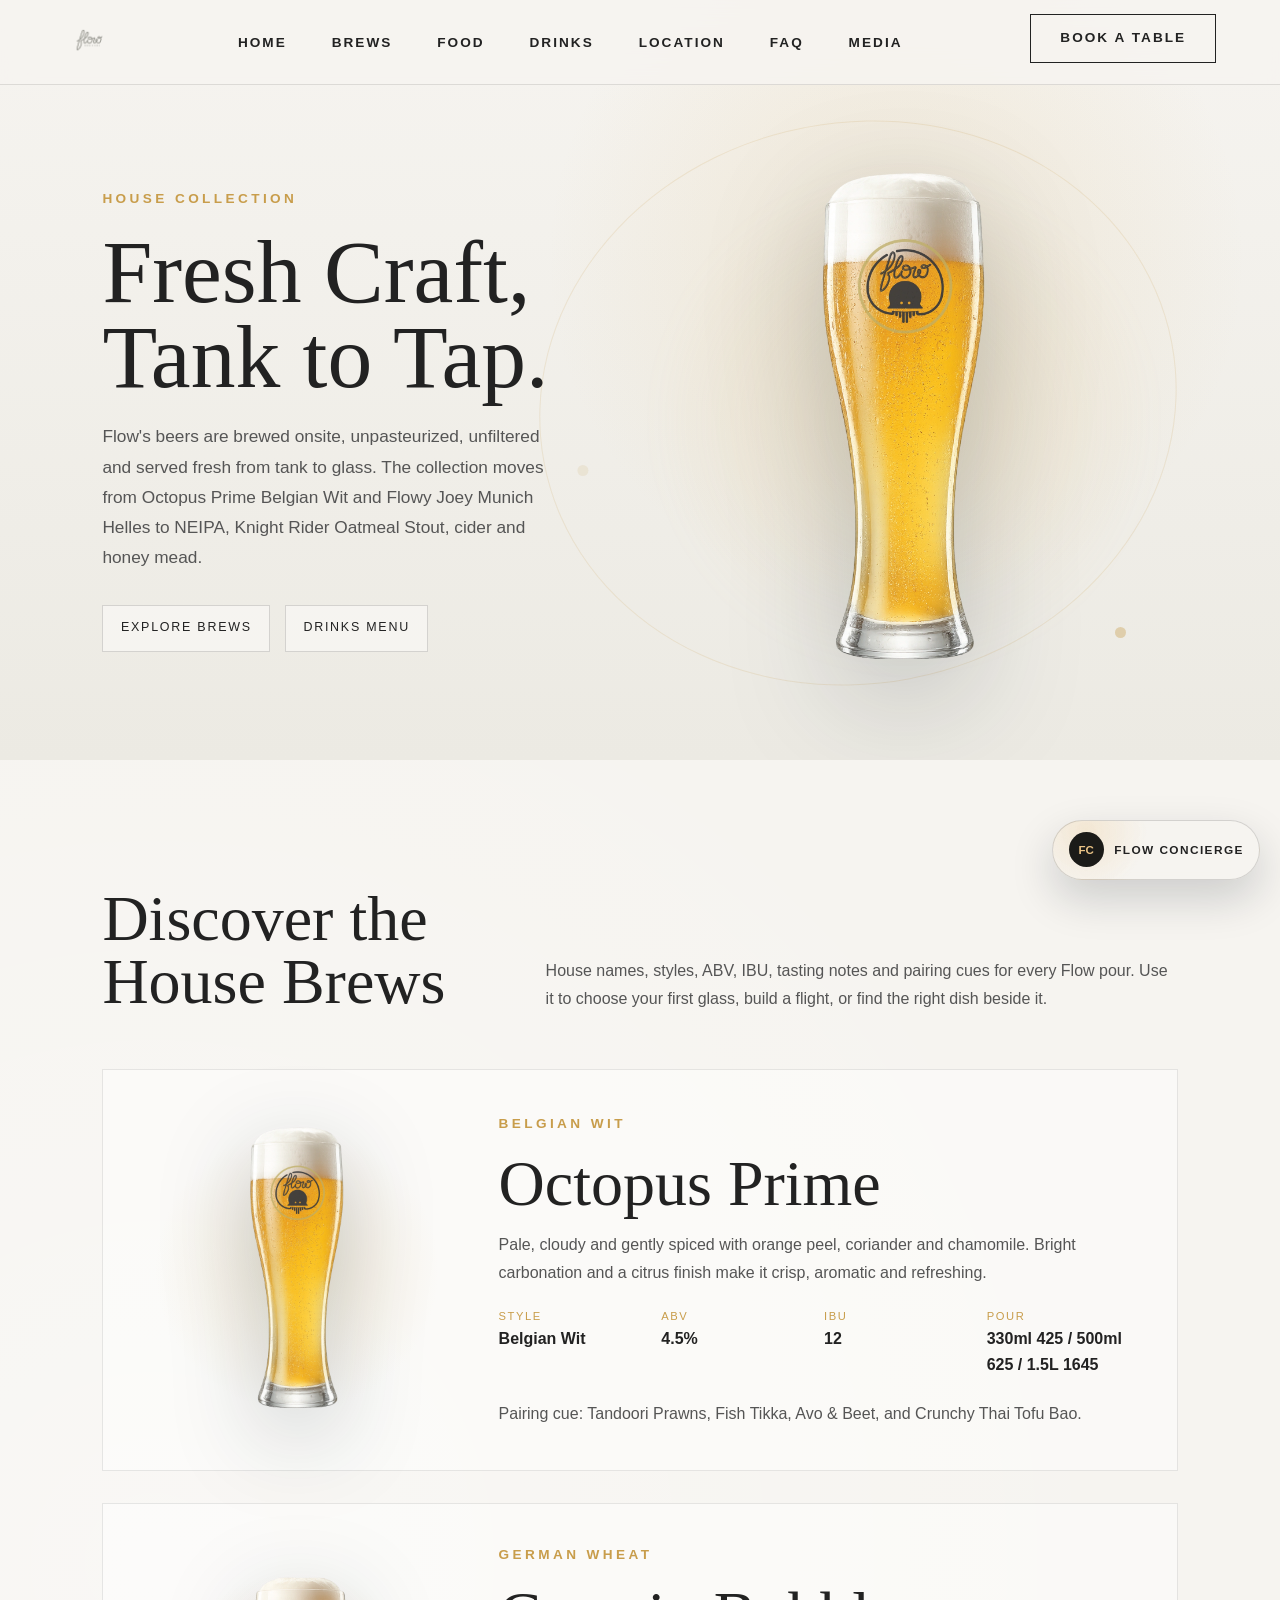
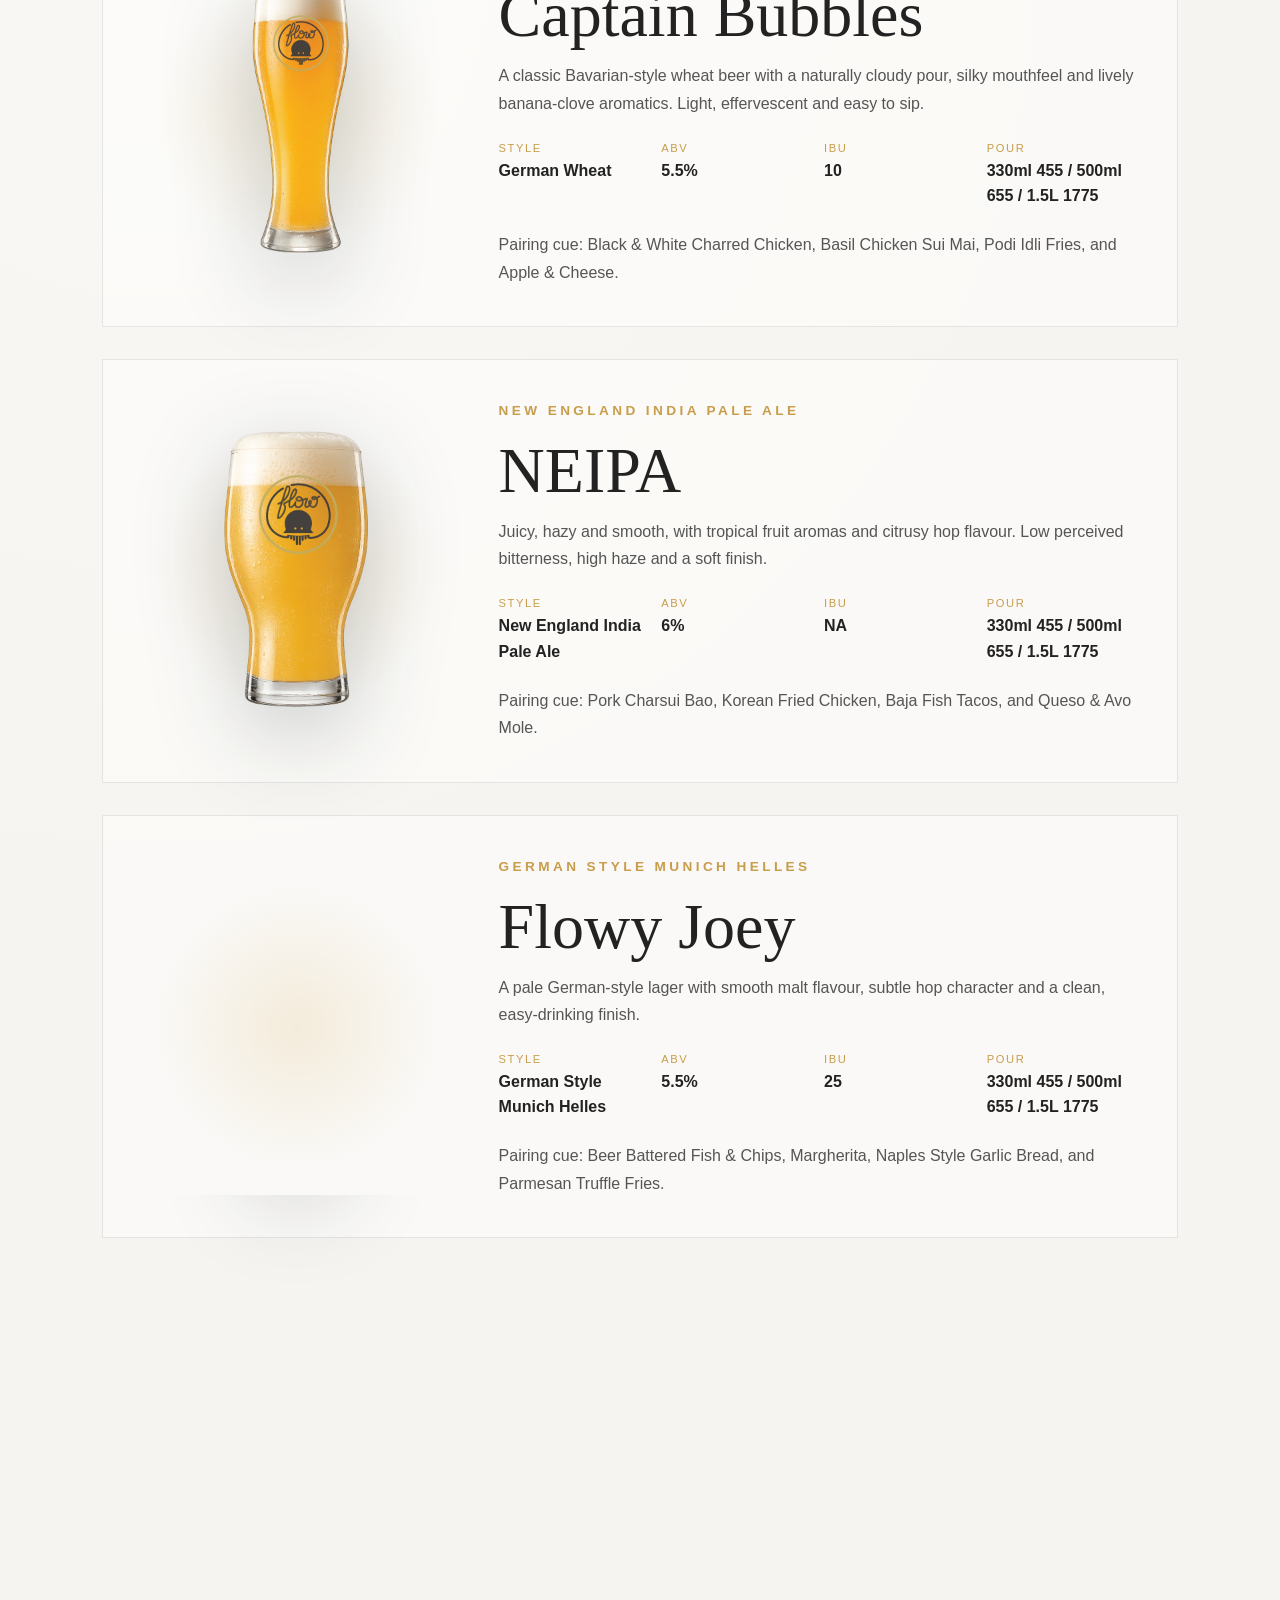
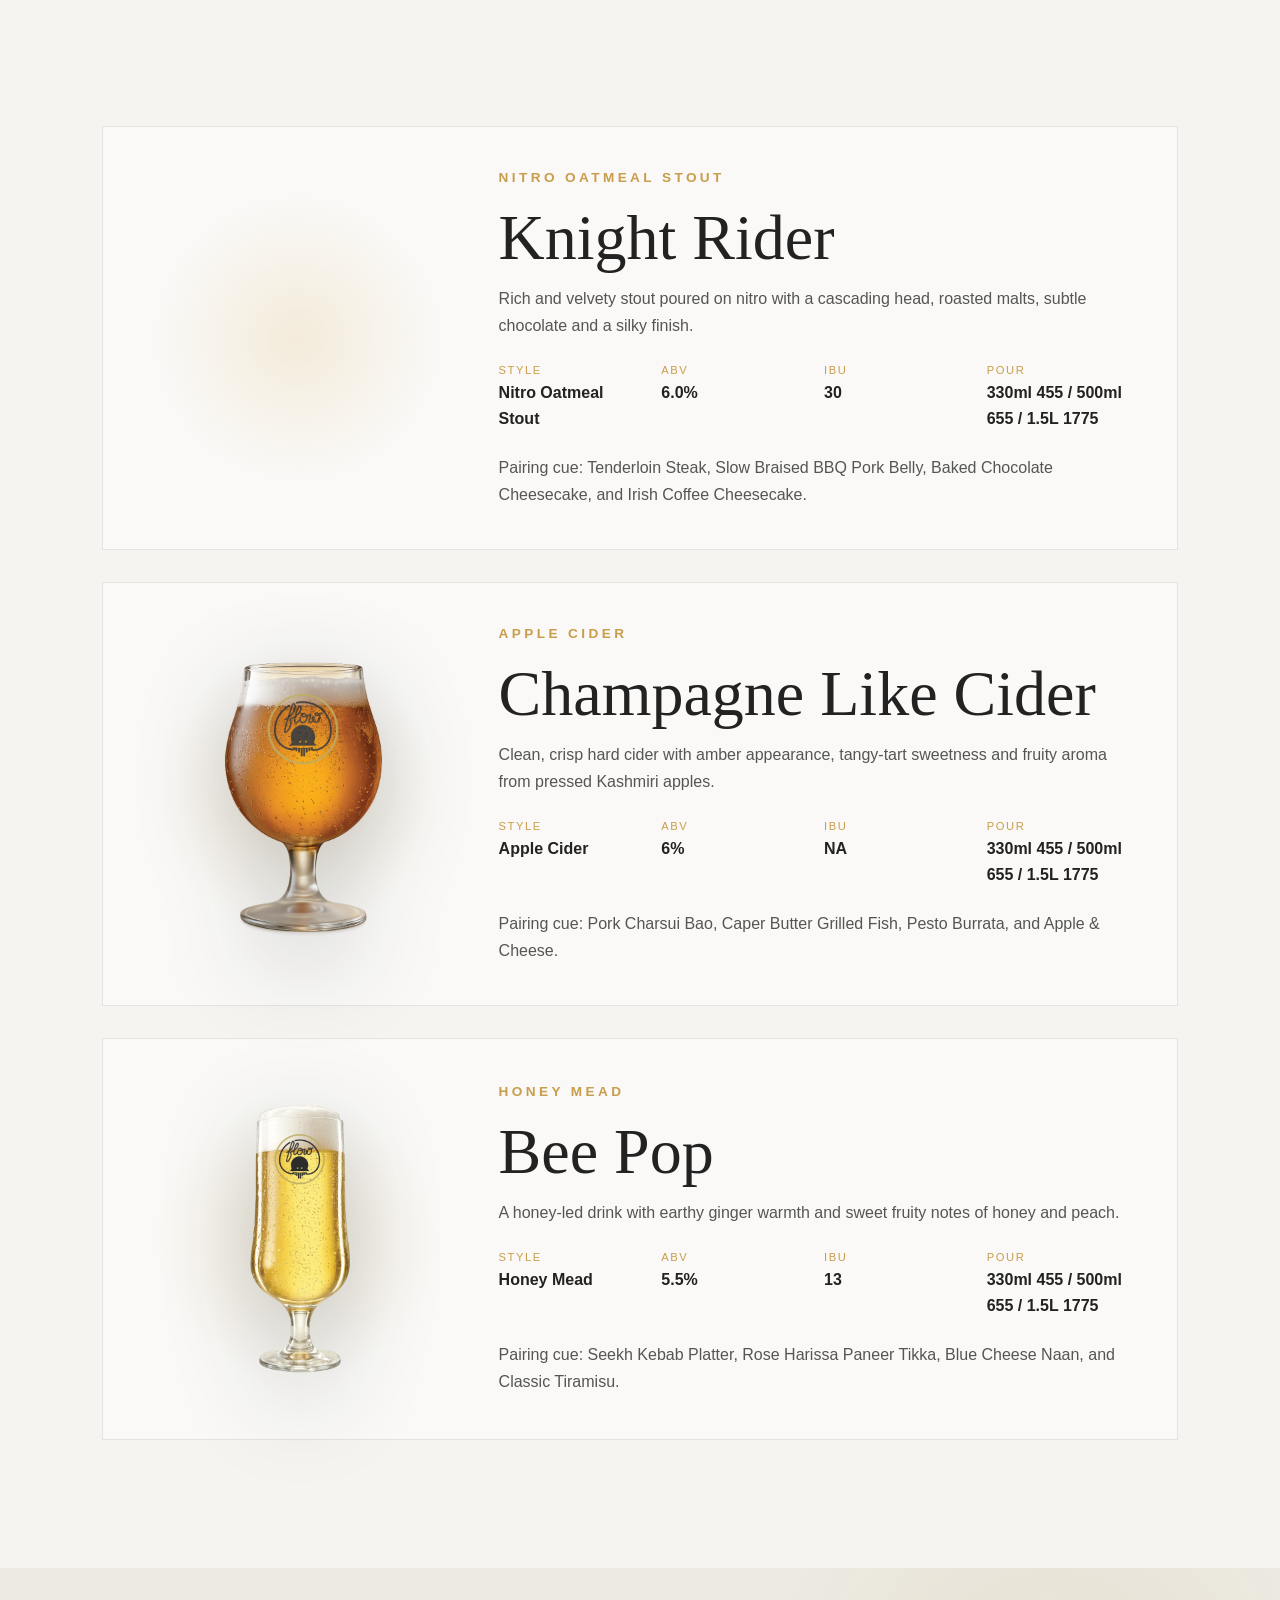
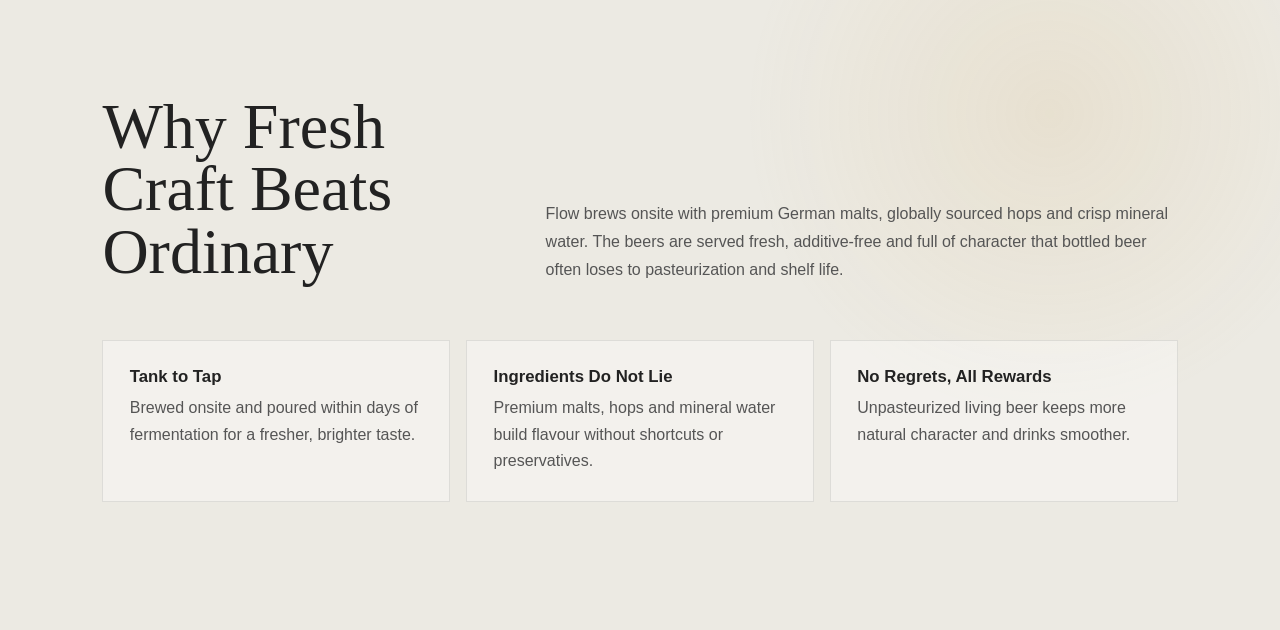
<file: beer.html>
<!DOCTYPE html>
<html lang="en">
<head>
  <meta charset="UTF-8">
  <meta name="viewport" content="width=device-width, initial-scale=1.0">
  <title>House Brews | Flow Brew & Dine</title>
  <meta name="description" content="Explore Flow Brew & Dine's fresh house brews, including Octopus Prime Belgian Wit, Captain Bubbles German Wheat, Mangorama Mango Lager, Flowy Joey Munich Helles, NEIPA New England India Pale Ale, Knight Rider Oatmeal Stout, Champagne Like Cider and Bee Pop Honey Mead.">
  <link rel="stylesheet" href="styles.css?v=20260602-helles-style">
</head>
<body class="site-page">
  <header class="main-header">
    <div class="header-container">
      <a href="index.html" class="logo-link"><img src="Public/Logos/logos png-01 (1).webp" alt="Flow Brew & Dine" class="logo-img"></a>
      <nav class="nav-menu"><ul><li><a href="beer.html" class="nav-link">Brews</a></li><li><a href="food-menu.html" class="nav-link">Food</a></li><li><a href="drinks-menu.html" class="nav-link">Drinks</a></li><li><a href="location.html" class="nav-link">Location</a></li><li><a href="faq.html" class="nav-link">FAQ</a></li></ul></nav>
      <div class="nav-cta"><a href="index.html#reservations" class="btn-book-table">Book a Table</a></div>
    </div>
  </header>

  <main>
    <section class="page-hero">
      <div>
        <span class="section-tag">House Collection</span>
        <h1>Fresh Craft, Tank to Tap.</h1>
        <p>Flow's beers are brewed onsite, unpasteurized, unfiltered and served fresh from tank to glass. The collection moves from Octopus Prime Belgian Wit and Flowy Joey Munich Helles to NEIPA, Knight Rider Oatmeal Stout, cider and honey mead.</p>
        <div class="page-nav"><a class="page-pill" href="#beer-page-grid">Explore Brews</a><a class="page-pill" href="drinks-menu.html">Drinks Menu</a></div>
      </div>
      <div class="page-hero-media"><img src="Public/Beer Image/Belgian Wheat.webp" alt="Flow craft beer glass"></div>
    </section>

    <section class="premium-section">
      <div class="section-head-wide">
        <h2>Discover the House Brews</h2>
        <p>House names, styles, ABV, IBU, tasting notes and pairing cues for every Flow pour. Use it to choose your first glass, build a flight, or find the right dish beside it.</p>
      </div>
      <div id="beer-page-grid" class="beer-page-grid"></div>
    </section>

    <section class="premium-section alt">
      <div class="section-head-wide">
        <h2>Why Fresh Craft Beats Ordinary</h2>
        <p>Flow brews onsite with premium German malts, globally sourced hops and crisp mineral water. The beers are served fresh, additive-free and full of character that bottled beer often loses to pasteurization and shelf life.</p>
      </div>
      <div class="quick-card-grid">
        <article class="faq-card reveal-on-scroll"><h3>Tank to Tap</h3><p>Brewed onsite and poured within days of fermentation for a fresher, brighter taste.</p></article>
        <article class="faq-card reveal-on-scroll"><h3>Ingredients Do Not Lie</h3><p>Premium malts, hops and mineral water build flavour without shortcuts or preservatives.</p></article>
        <article class="faq-card reveal-on-scroll"><h3>No Regrets, All Rewards</h3><p>Unpasteurized living beer keeps more natural character and drinks smoother.</p></article>
      </div>
    </section>
  </main>

  <script src="site-data.js?v=20260602-helles-style"></script>
  <script src="site-pages.js?v=20260602-helles-style"></script>
</body>
</html>
</file>
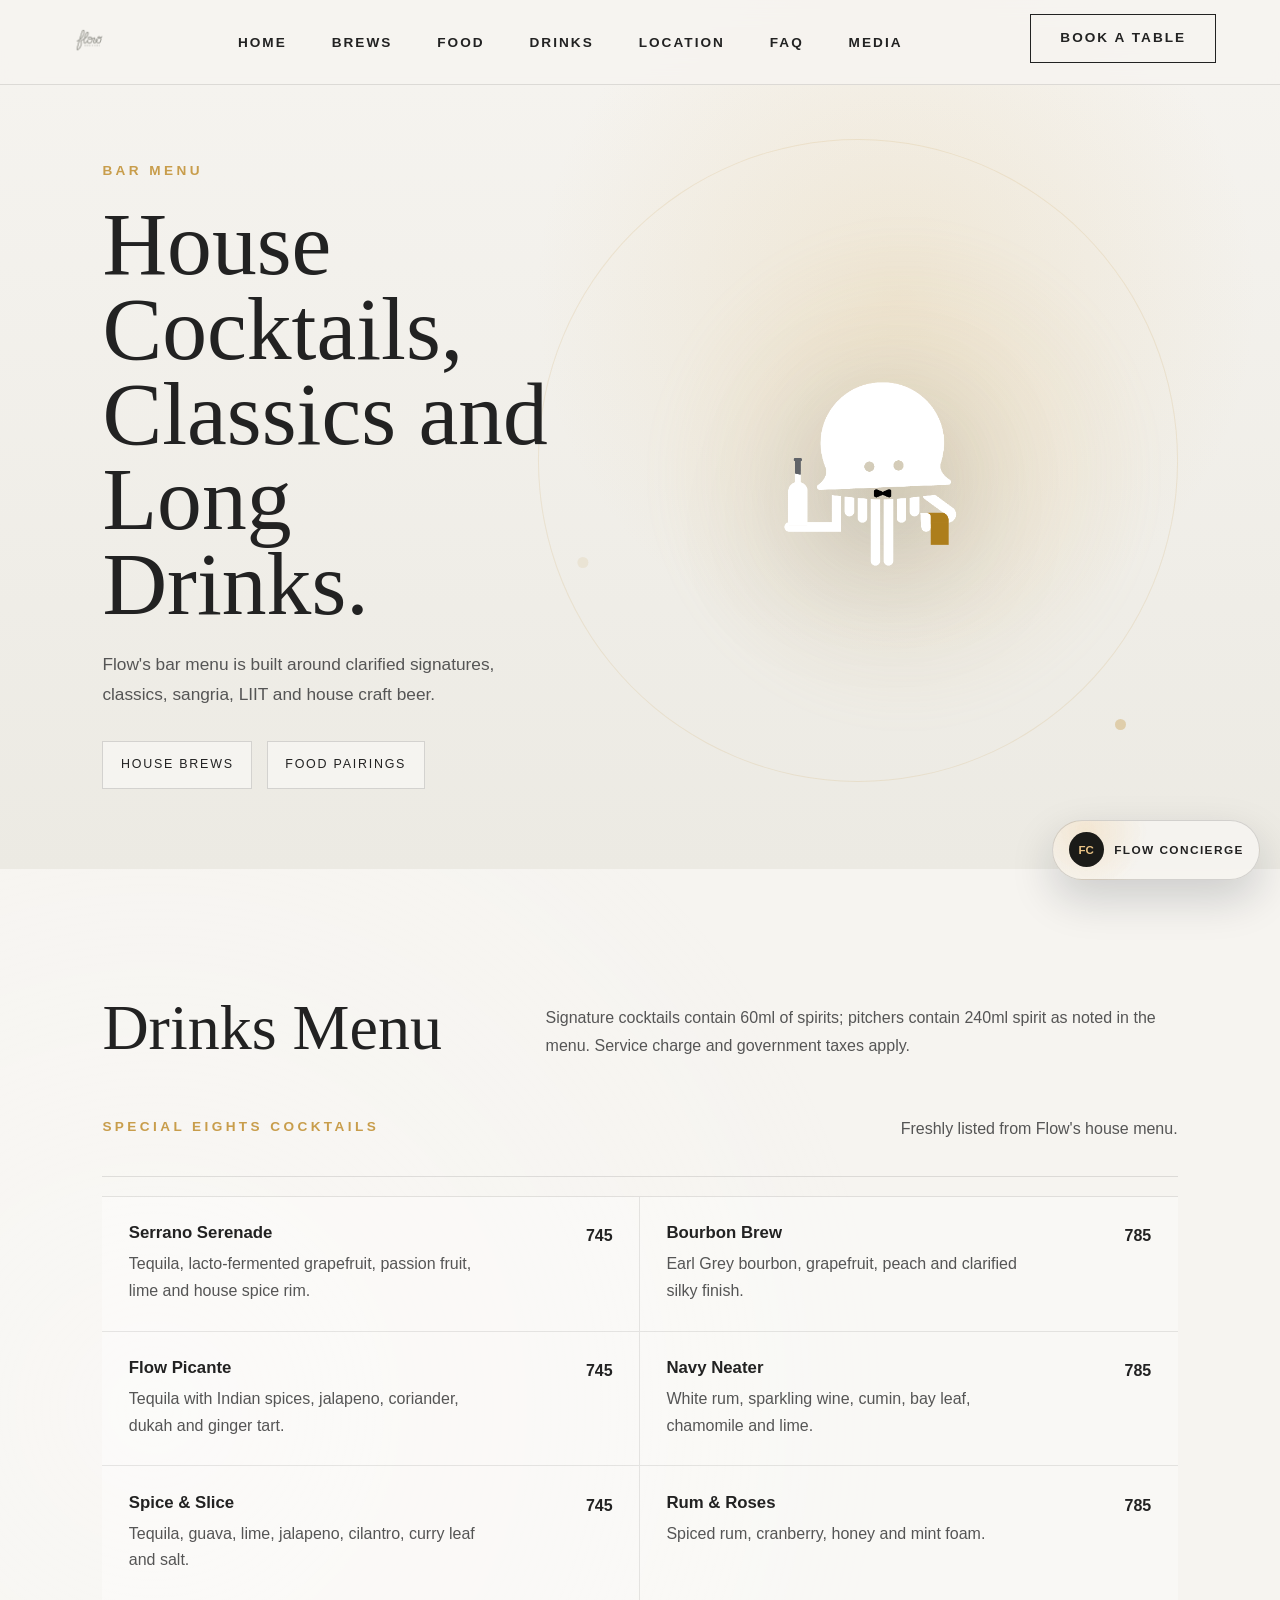
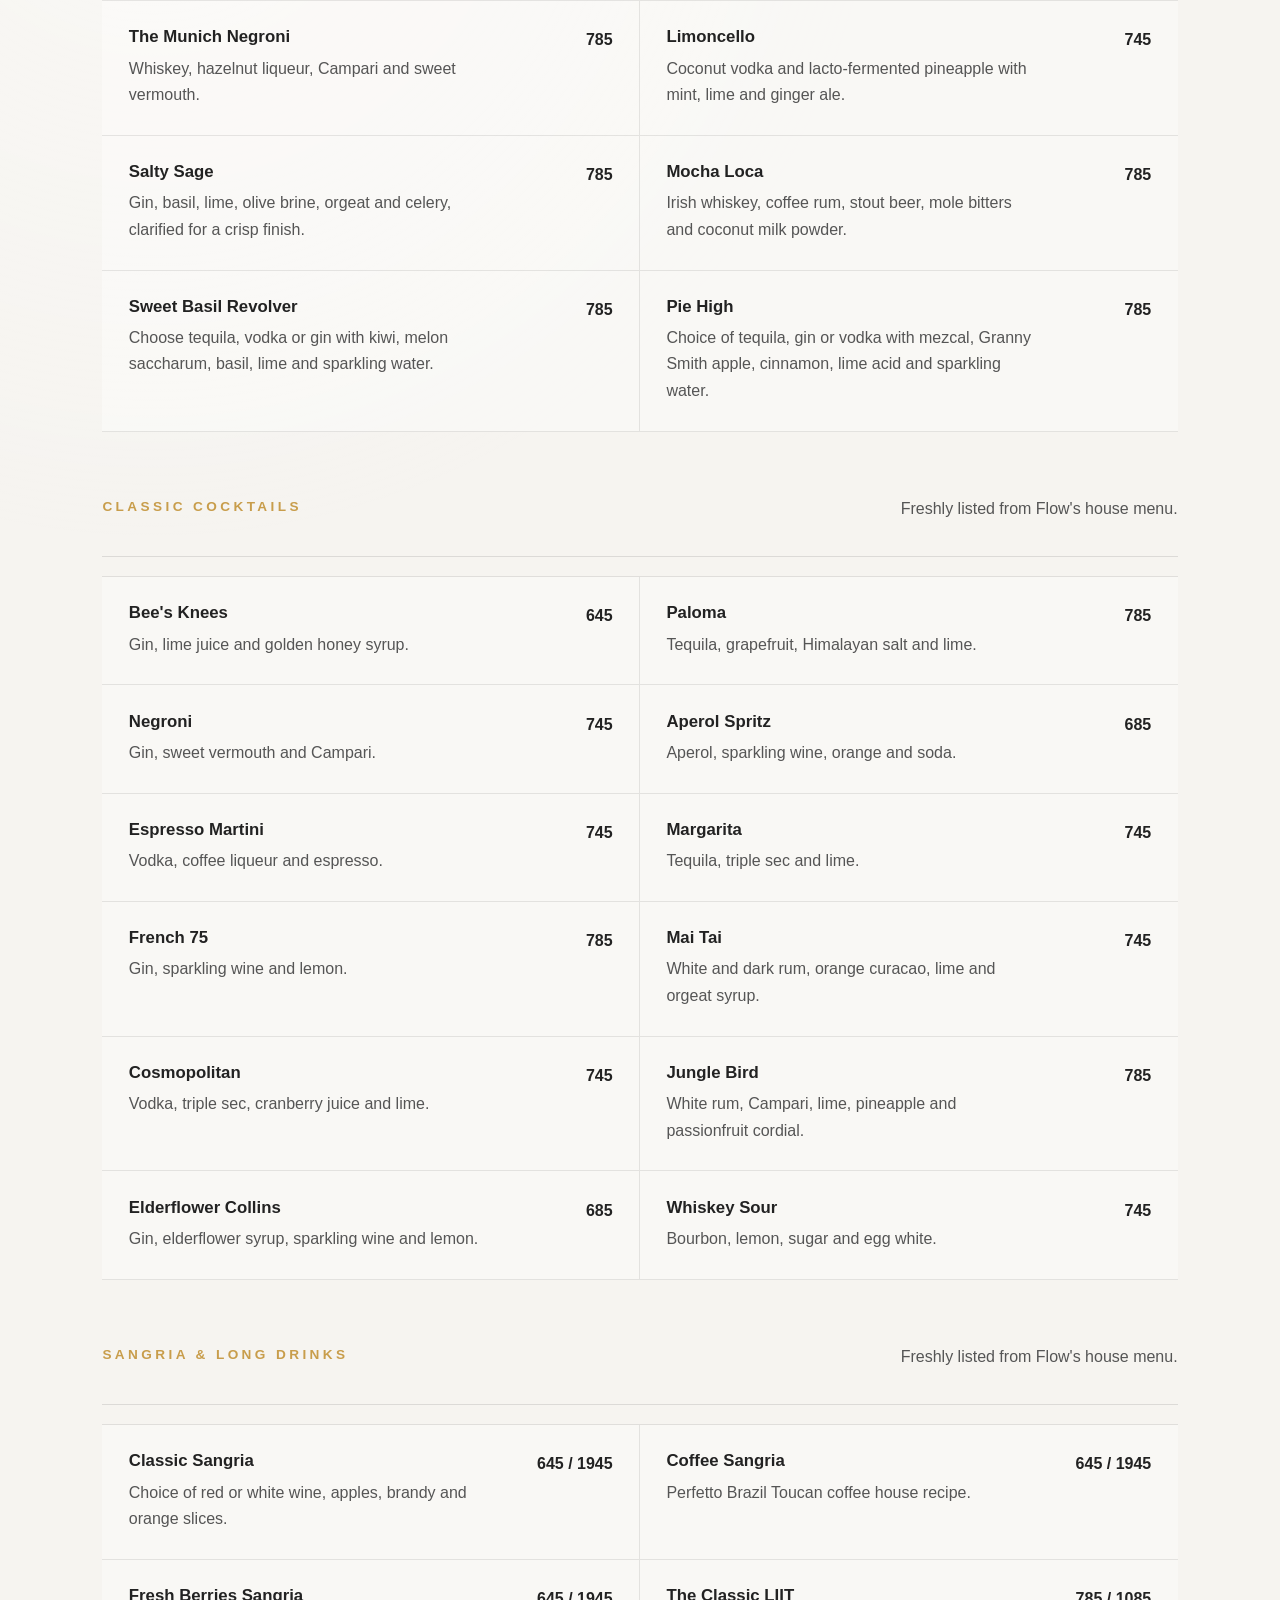
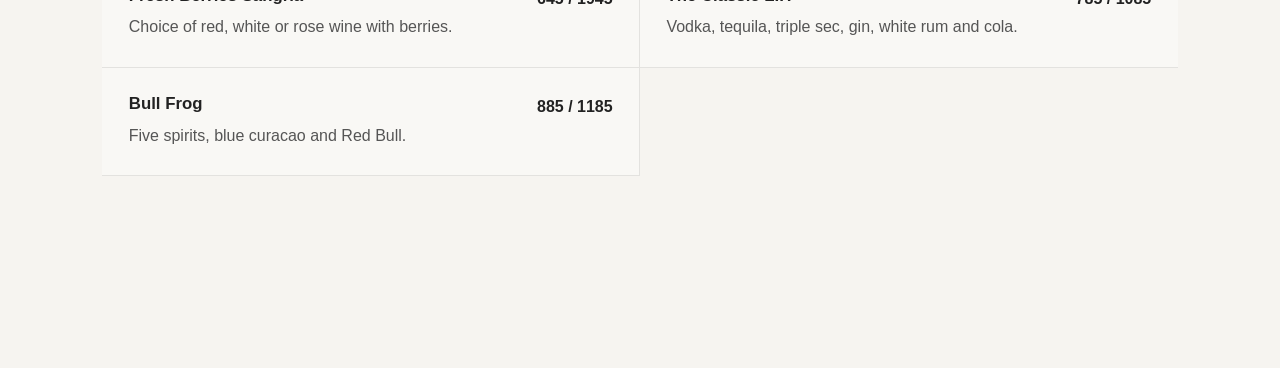
<file: drinks-menu.html>
<!DOCTYPE html>
<html lang="en">
<head>
  <meta charset="UTF-8">
  <meta name="viewport" content="width=device-width, initial-scale=1.0">
  <title>Drinks Menu | Flow Brew & Dine</title>
  <meta name="description" content="Explore Flow Brew & Dine's drinks menu with signature cocktails, classic cocktails, sangria, LIIT and house craft beer pairings.">
  <link rel="stylesheet" href="styles.css">
</head>
<body class="site-page">
  <header class="main-header"><div class="header-container"><a href="index.html" class="logo-link"><img src="Public/Logos/logos png-01 (1).webp" alt="Flow Brew & Dine" class="logo-img"></a><nav class="nav-menu"><ul><li><a href="beer.html" class="nav-link">Brews</a></li><li><a href="food-menu.html" class="nav-link">Food</a></li><li><a href="drinks-menu.html" class="nav-link">Drinks</a></li><li><a href="location.html" class="nav-link">Location</a></li><li><a href="faq.html" class="nav-link">FAQ</a></li></ul></nav><div class="nav-cta"><a href="index.html#reservations" class="btn-book-table">Book a Table</a></div></div></header>
  <main>
    <section class="page-hero"><div><span class="section-tag">Bar Menu</span><h1>House Cocktails, Classics and Long Drinks.</h1><p>Flow's bar menu is built around clarified signatures, classics, sangria, LIIT and house craft beer.</p><div class="page-nav"><a class="page-pill" href="beer.html">House Brews</a><a class="page-pill" href="food-menu.html">Food Pairings</a></div></div><div class="page-hero-media"><img src="Public/Mascot/Mascot-07 (1).png" alt="Flow mascot presenting drinks menu"></div></section>
    <section class="premium-section"><div class="section-head-wide"><h2>Drinks Menu</h2><p>Signature cocktails contain 60ml of spirits; pitchers contain 240ml spirit as noted in the menu. Service charge and government taxes apply.</p></div><div id="drinks-menu-grid"></div></section>
  </main>
  <script src="site-data.js"></script><script src="site-pages.js"></script>
</body>
</html>
</file>
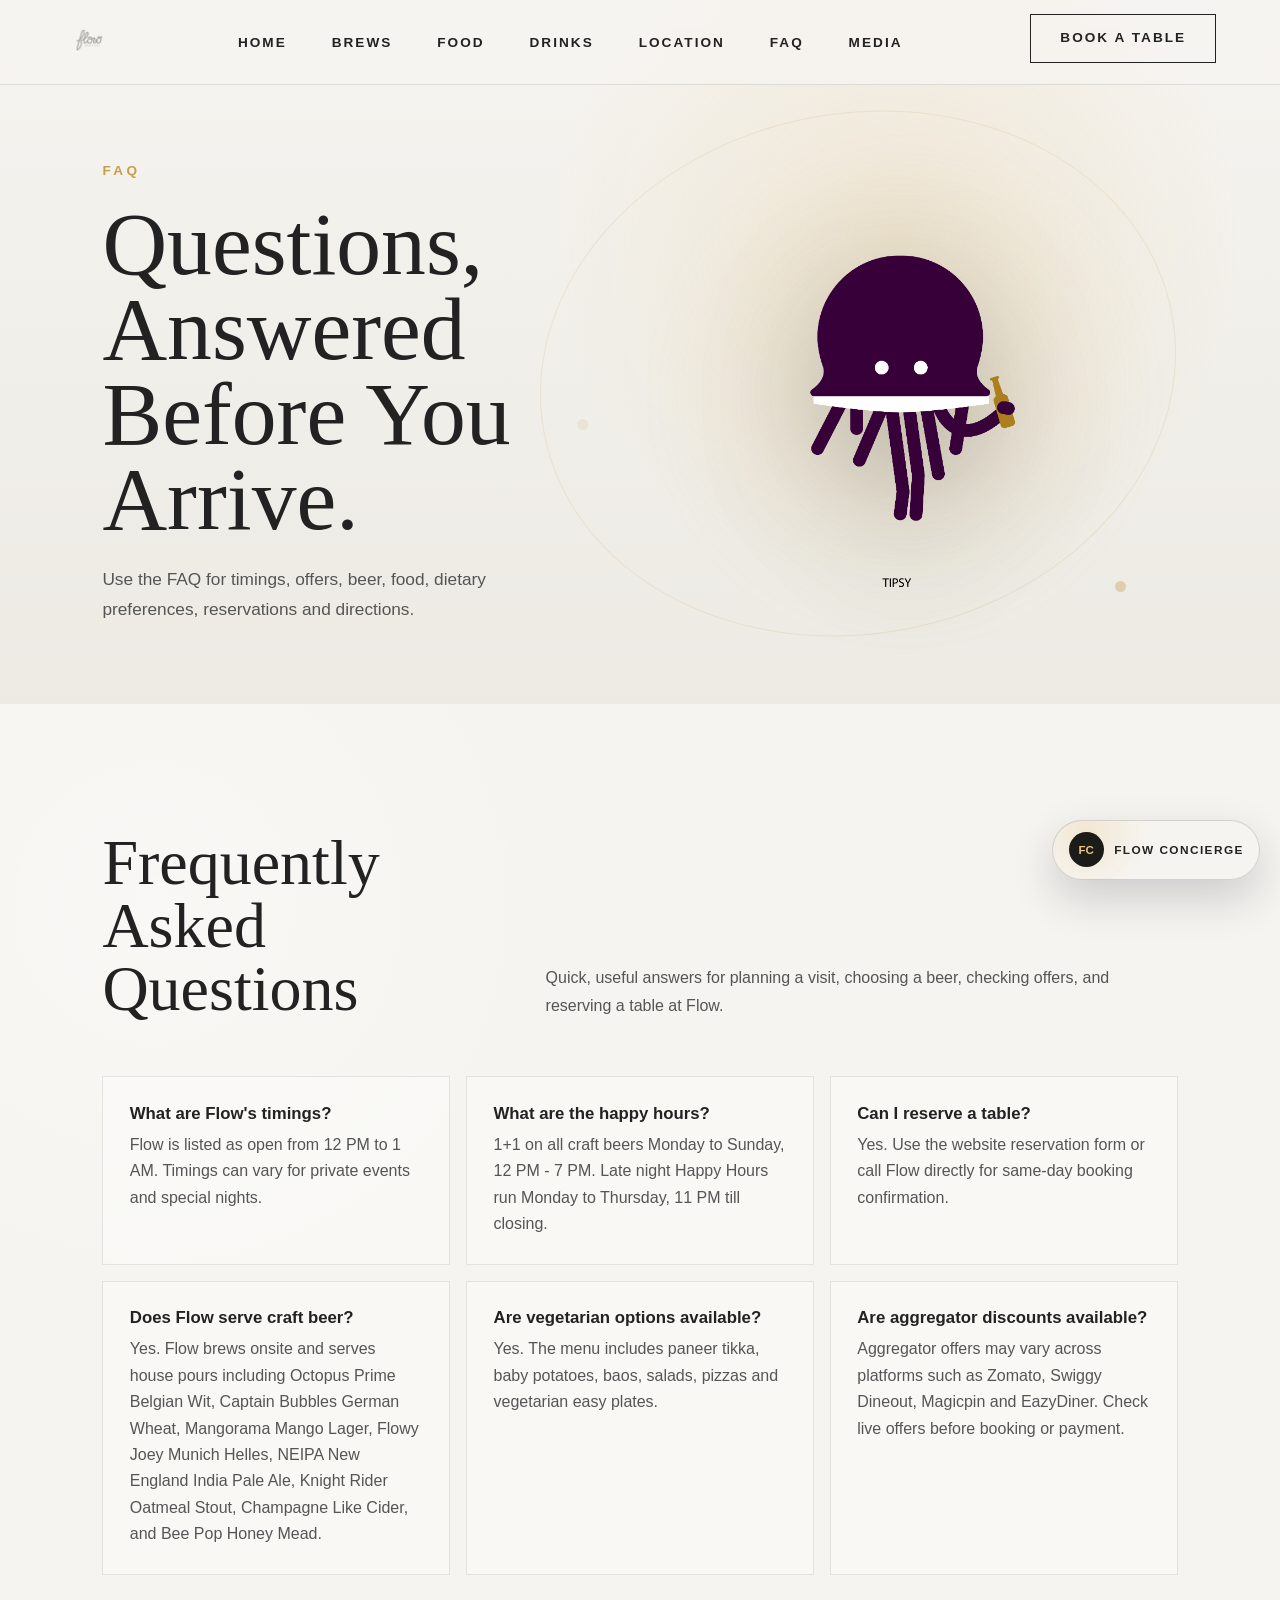
<file: faq.html>
<!DOCTYPE html>
<html lang="en">
<head>
  <meta charset="UTF-8">
  <meta name="viewport" content="width=device-width, initial-scale=1.0">
  <title>FAQ | Flow Brew & Dine</title>
  <meta name="description" content="Flow Brew & Dine FAQ for opening hours, happy hours, reservations, craft beer, food, dietary preferences, location and aggregator discounts.">
  <link rel="stylesheet" href="styles.css">
</head>
<body class="site-page">
  <header class="main-header"><div class="header-container"><a href="index.html" class="logo-link"><img src="Public/Logos/logos png-01 (1).webp" alt="Flow Brew & Dine" class="logo-img"></a><nav class="nav-menu"><ul><li><a href="beer.html" class="nav-link">Brews</a></li><li><a href="food-menu.html" class="nav-link">Food</a></li><li><a href="drinks-menu.html" class="nav-link">Drinks</a></li><li><a href="location.html" class="nav-link">Location</a></li><li><a href="media.html" class="nav-link">Media</a></li></ul></nav><div class="nav-cta"><a href="location.html#reservations" class="btn-book-table">Book a Table</a></div></div></header>
  <main>
    <section class="page-hero"><div><span class="section-tag">FAQ</span><h1>Questions, Answered Before You Arrive.</h1><p>Use the FAQ for timings, offers, beer, food, dietary preferences, reservations and directions.</p></div><div class="page-hero-media"><img src="Public/Mascot/mascots-01 (1).png" alt="Flow mascot"></div></section>
    <section class="premium-section"><div class="section-head-wide"><h2>Frequently Asked Questions</h2><p>Quick, useful answers for planning a visit, choosing a beer, checking offers, and reserving a table at Flow.</p></div><div class="faq-grid">
      <article class="faq-card reveal-on-scroll"><h3>What are Flow's timings?</h3><p>Flow is listed as open from 12 PM to 1 AM. Timings can vary for private events and special nights.</p></article>
      <article class="faq-card reveal-on-scroll"><h3>What are the happy hours?</h3><p>1+1 on all craft beers Monday to Sunday, 12 PM - 7 PM. Late night Happy Hours run Monday to Thursday, 11 PM till closing.</p></article>
      <article class="faq-card reveal-on-scroll"><h3>Can I reserve a table?</h3><p>Yes. Use the website reservation form or call Flow directly for same-day booking confirmation.</p></article>
      <article class="faq-card reveal-on-scroll"><h3>Does Flow serve craft beer?</h3><p>Yes. Flow brews onsite and serves house pours including Octopus Prime Belgian Wit, Captain Bubbles German Wheat, Mangorama Mango Lager, Flowy Joey Munich Helles, NEIPA New England India Pale Ale, Knight Rider Oatmeal Stout, Champagne Like Cider, and Bee Pop Honey Mead.</p></article>
      <article class="faq-card reveal-on-scroll"><h3>Are vegetarian options available?</h3><p>Yes. The menu includes paneer tikka, baby potatoes, baos, salads, pizzas and vegetarian easy plates.</p></article>
      <article class="faq-card reveal-on-scroll"><h3>Are aggregator discounts available?</h3><p>Aggregator offers may vary across platforms such as Zomato, Swiggy Dineout, Magicpin and EazyDiner. Check live offers before booking or payment.</p></article>
    </div></section>
  </main>
  <script src="site-data.js"></script><script src="site-pages.js"></script>
</body>
</html>
</file>
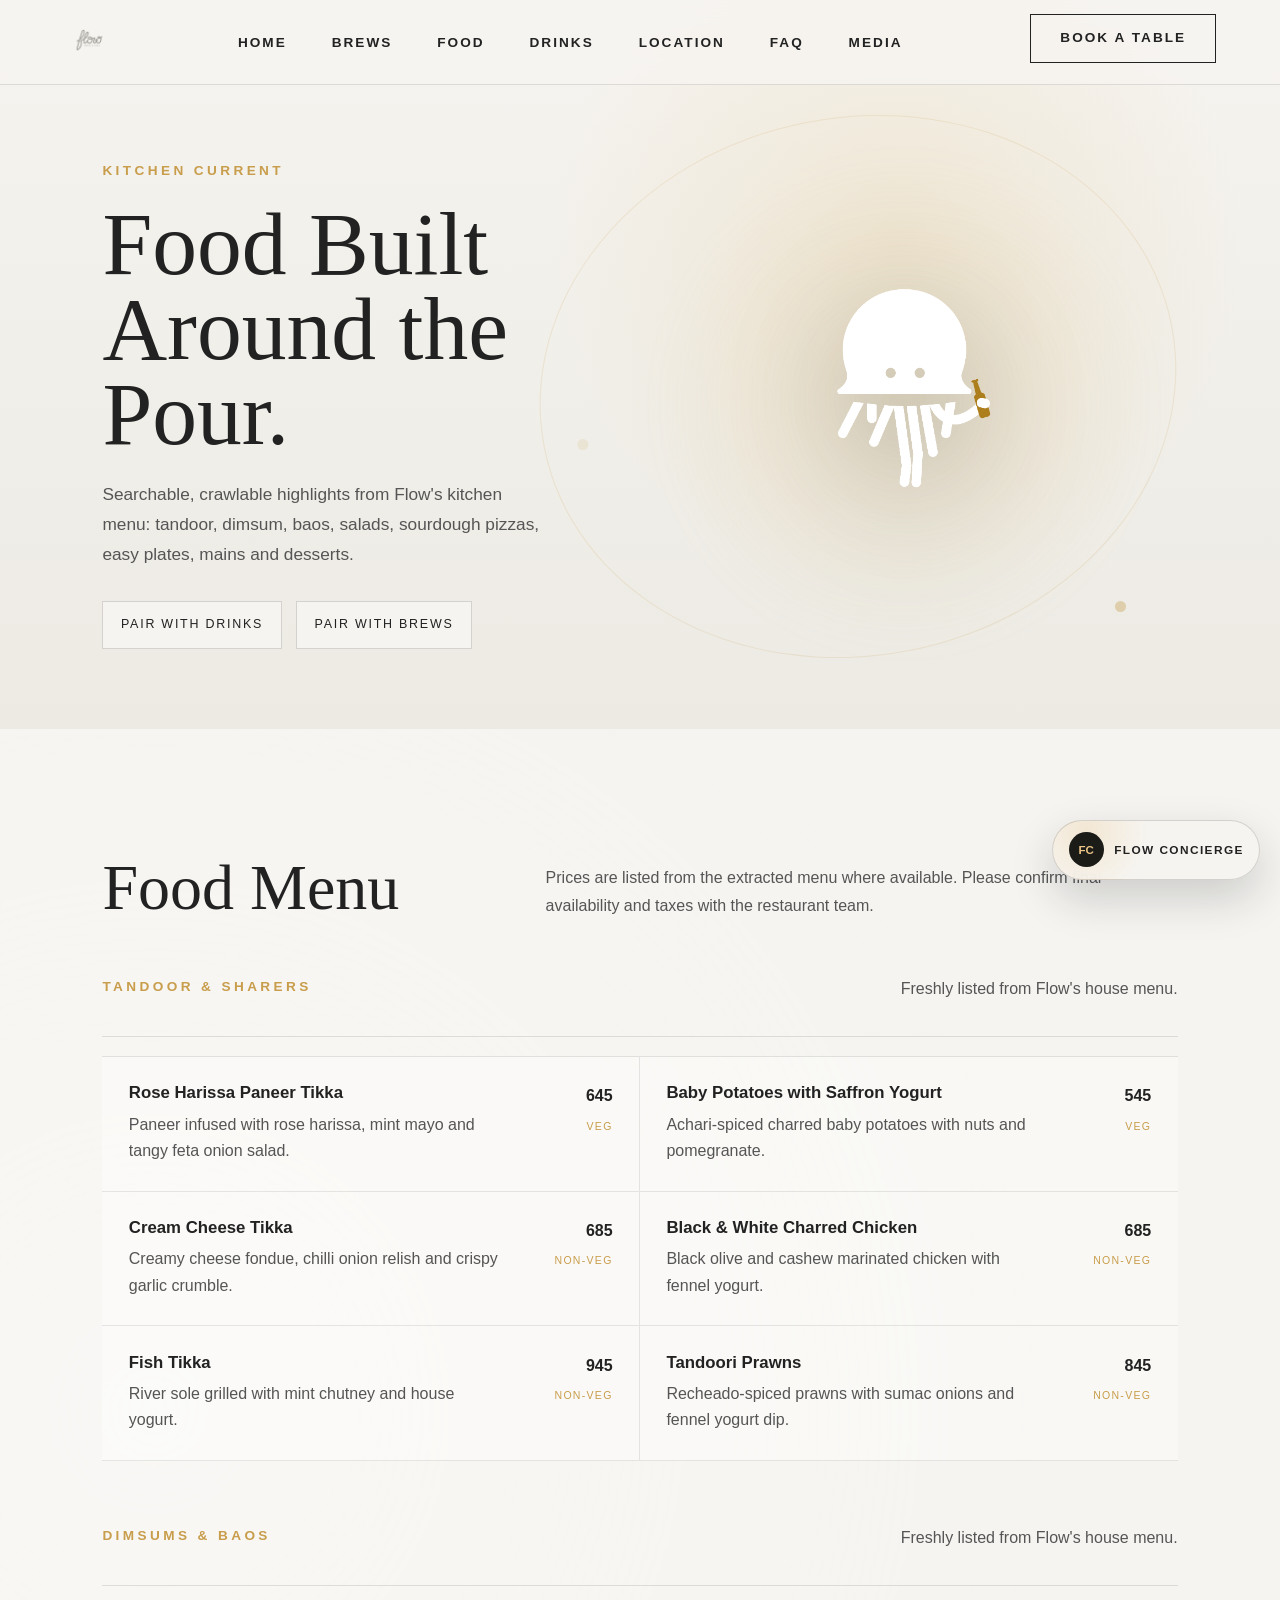
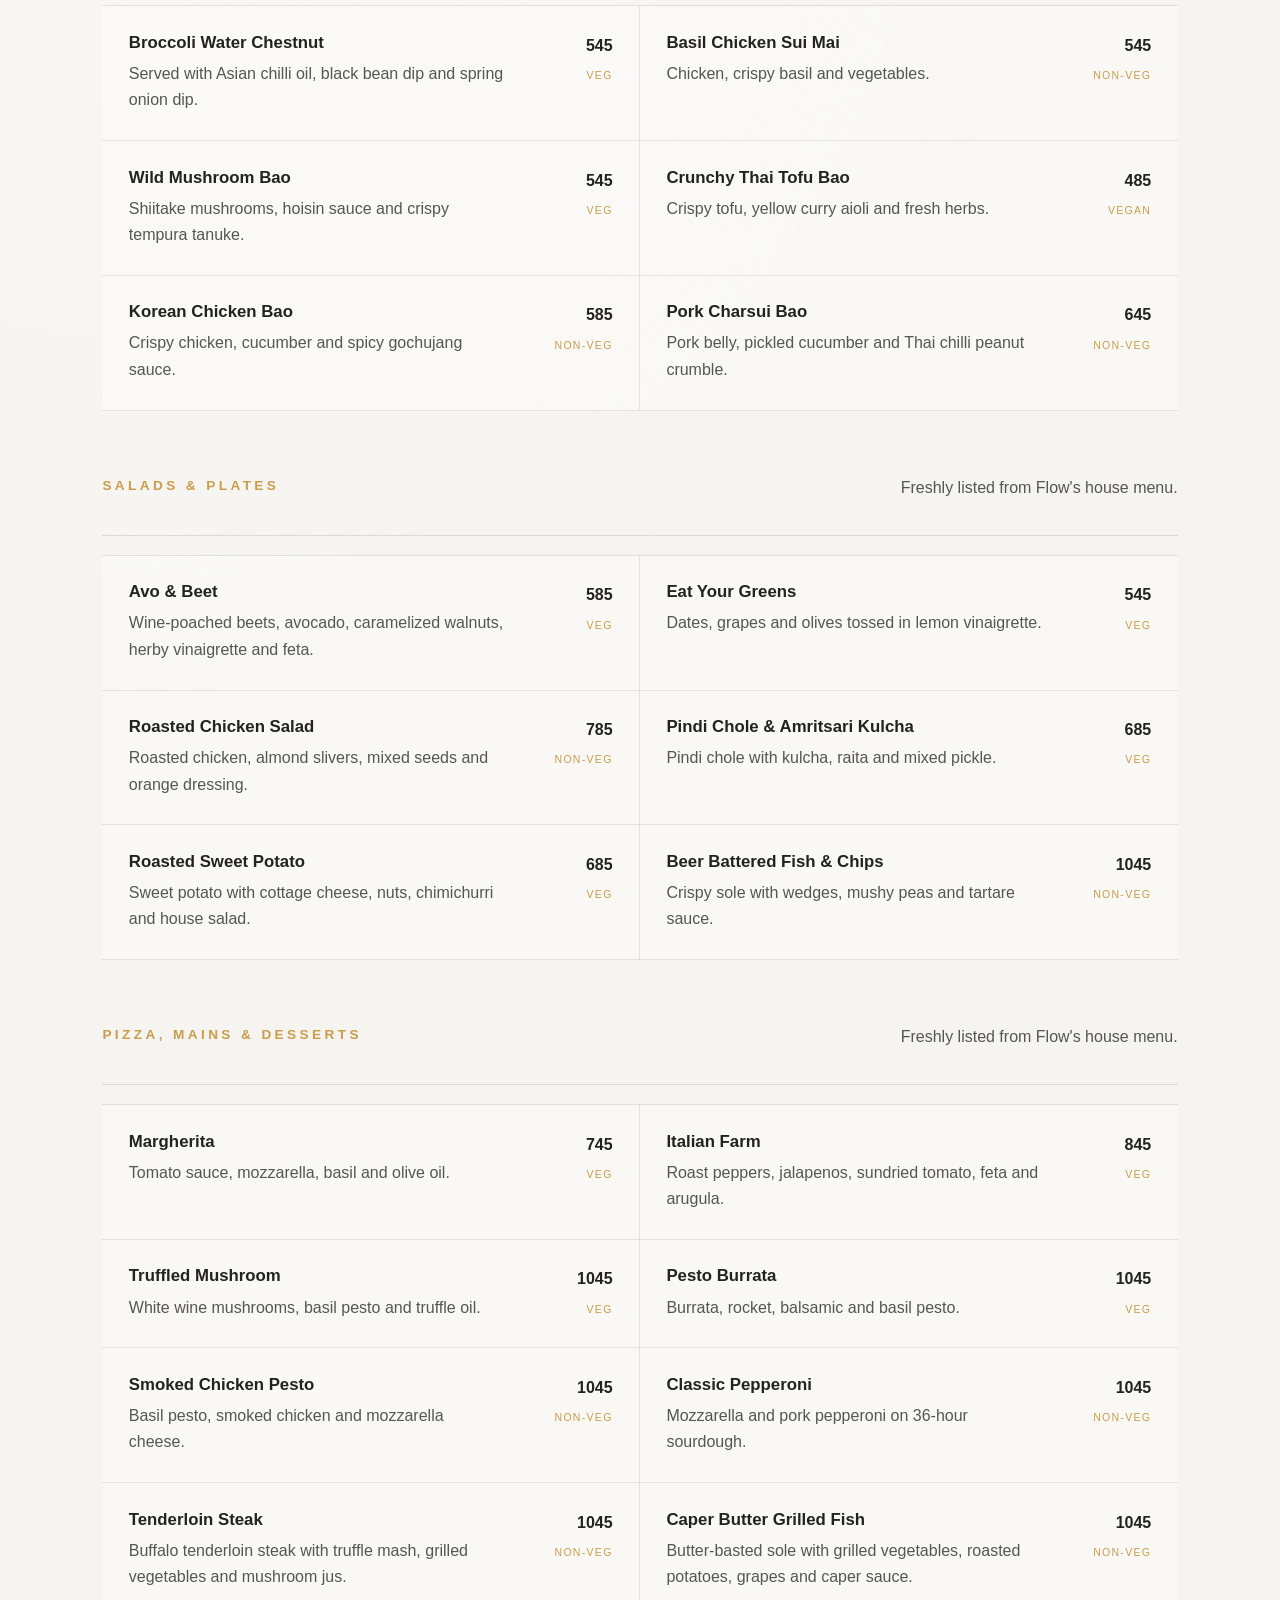
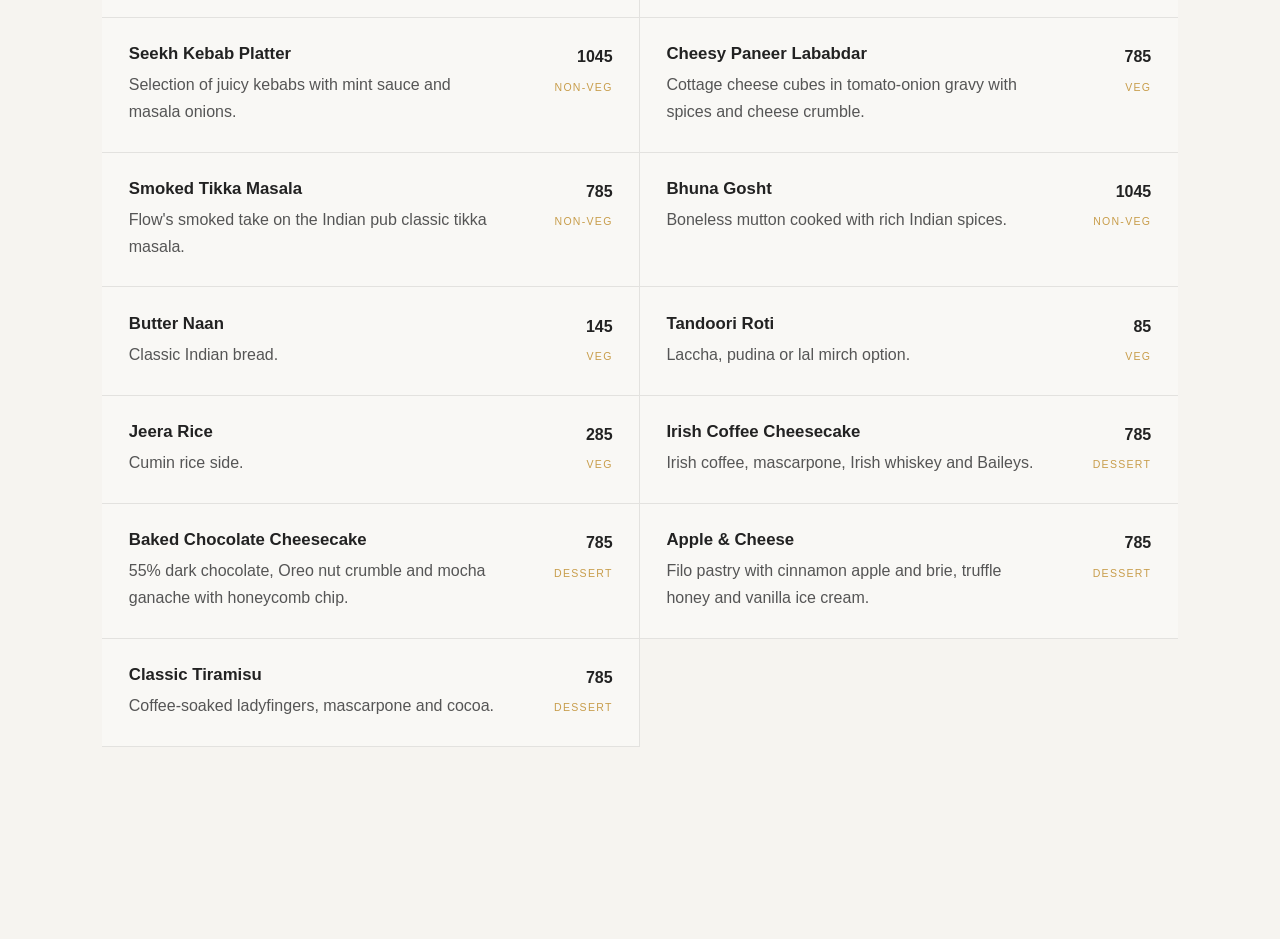
<file: food-menu.html>
<!DOCTYPE html>
<html lang="en">
<head>
  <meta charset="UTF-8">
  <meta name="viewport" content="width=device-width, initial-scale=1.0">
  <title>Food Menu | Flow Brew & Dine</title>
  <meta name="description" content="Explore Flow Brew & Dine's searchable food menu with tandoor plates, dimsum, baos, salads, pizzas, easy plates, mains and desserts.">
  <link rel="stylesheet" href="styles.css">
</head>
<body class="site-page">
  <header class="main-header"><div class="header-container"><a href="index.html" class="logo-link"><img src="Public/Logos/logos png-01 (1).webp" alt="Flow Brew & Dine" class="logo-img"></a><nav class="nav-menu"><ul><li><a href="beer.html" class="nav-link">Brews</a></li><li><a href="food-menu.html" class="nav-link">Food</a></li><li><a href="drinks-menu.html" class="nav-link">Drinks</a></li><li><a href="location.html" class="nav-link">Location</a></li><li><a href="faq.html" class="nav-link">FAQ</a></li></ul></nav><div class="nav-cta"><a href="index.html#reservations" class="btn-book-table">Book a Table</a></div></div></header>
  <main>
    <section class="page-hero">
      <div><span class="section-tag">Kitchen Current</span><h1>Food Built Around the Pour.</h1><p>Searchable, crawlable highlights from Flow's kitchen menu: tandoor, dimsum, baos, salads, sourdough pizzas, easy plates, mains and desserts.</p><div class="page-nav"><a class="page-pill" href="drinks-menu.html">Pair with Drinks</a><a class="page-pill" href="beer.html">Pair with Brews</a></div></div>
      <div class="page-hero-media"><img src="Public/Mascot/Mascot-02 (1).png" alt="Flow mascot presenting menu"></div>
    </section>
    <section class="premium-section"><div class="section-head-wide"><h2>Food Menu</h2><p>Prices are listed from the extracted menu where available. Please confirm final availability and taxes with the restaurant team.</p></div><div id="food-menu-grid"></div></section>
  </main>
  <script src="site-data.js"></script><script src="site-pages.js"></script>
</body>
</html>
</file>
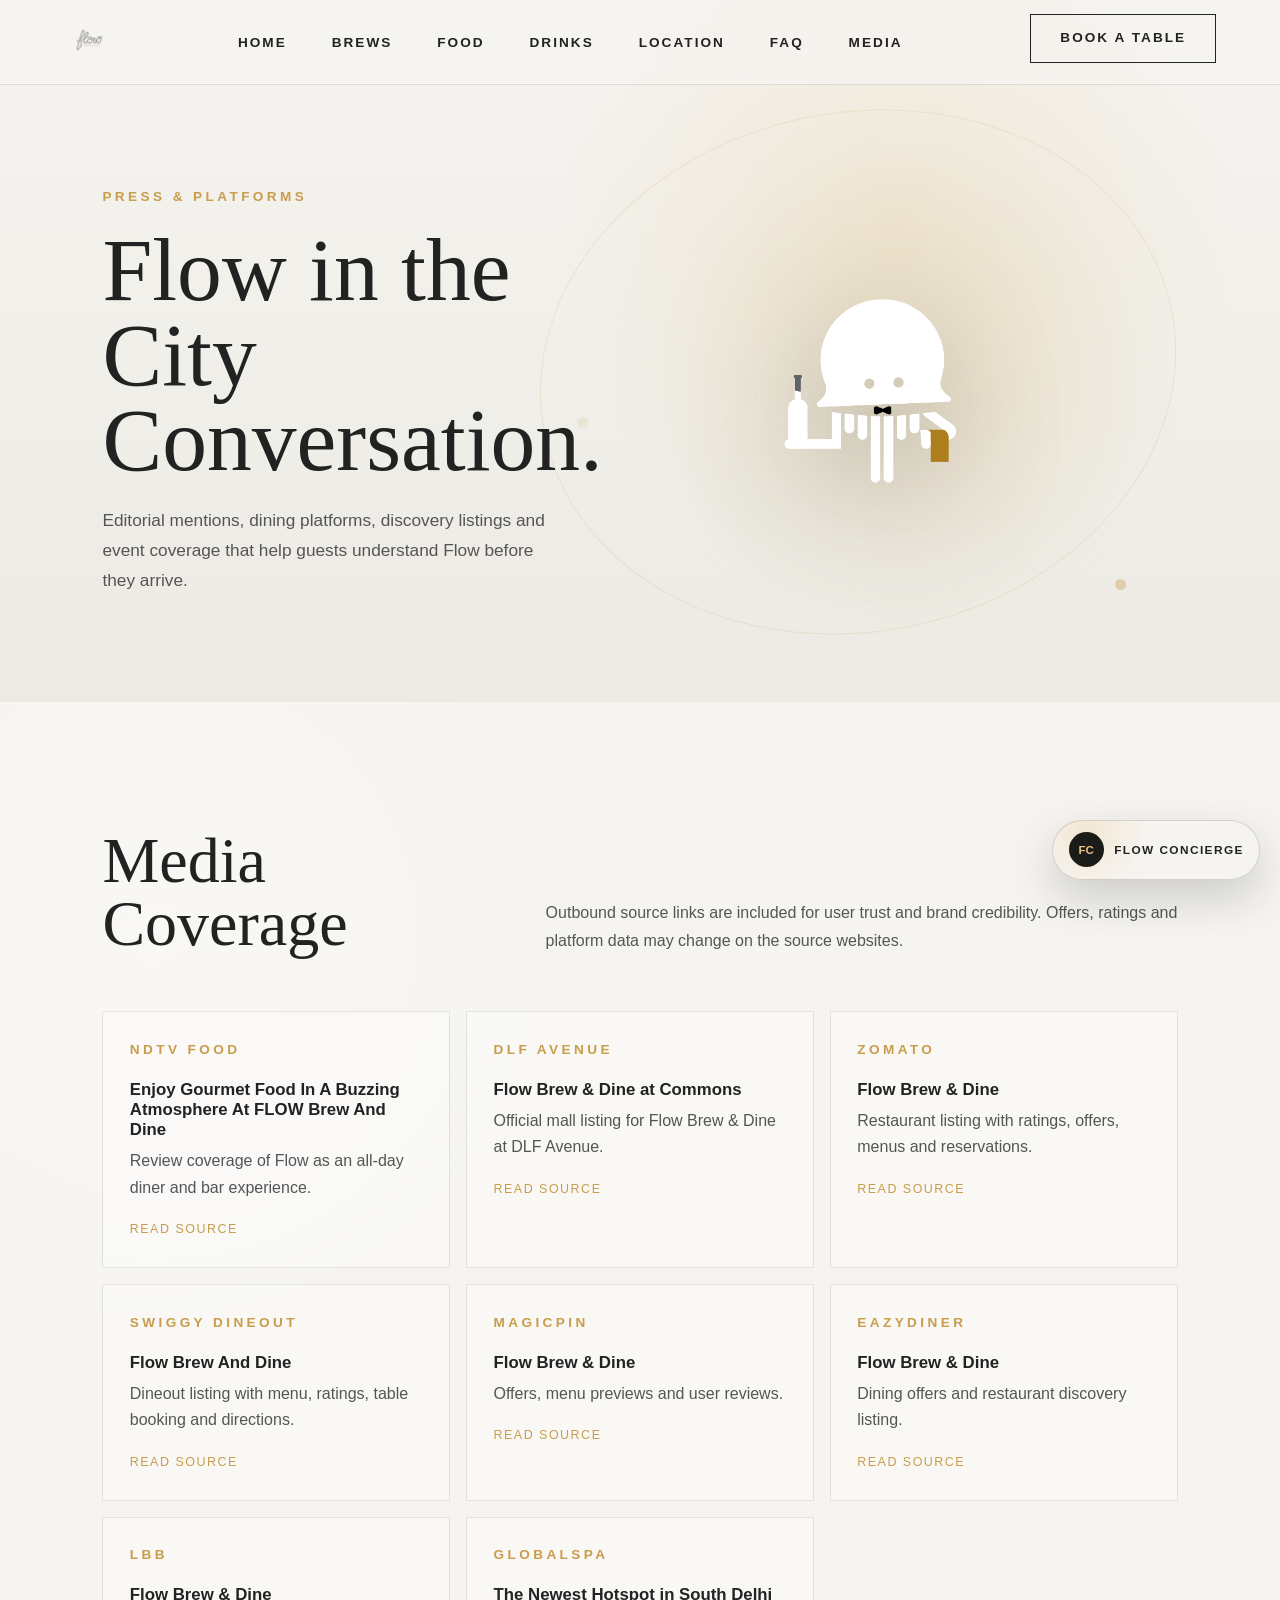
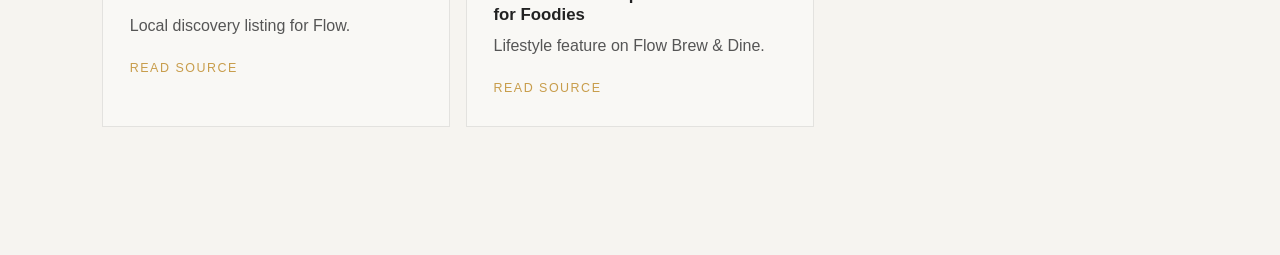
<file: media.html>
<!DOCTYPE html>
<html lang="en">
<head>
  <meta charset="UTF-8">
  <meta name="viewport" content="width=device-width, initial-scale=1.0">
  <title>Media Coverage | Flow Brew & Dine</title>
  <meta name="description" content="Explore Flow Brew & Dine media coverage, restaurant listings, dining platforms, event listings and brand credibility sources.">
  <link rel="stylesheet" href="styles.css">
</head>
<body class="site-page">
  <header class="main-header"><div class="header-container"><a href="index.html" class="logo-link"><img src="Public/Logos/logos png-01 (1).webp" alt="Flow Brew & Dine" class="logo-img"></a><nav class="nav-menu"><ul><li><a href="beer.html" class="nav-link">Brews</a></li><li><a href="food-menu.html" class="nav-link">Food</a></li><li><a href="drinks-menu.html" class="nav-link">Drinks</a></li><li><a href="location.html" class="nav-link">Location</a></li><li><a href="faq.html" class="nav-link">FAQ</a></li></ul></nav><div class="nav-cta"><a href="index.html#reservations" class="btn-book-table">Book a Table</a></div></div></header>
  <main>
    <section class="page-hero"><div><span class="section-tag">Press & Platforms</span><h1>Flow in the City Conversation.</h1><p>Editorial mentions, dining platforms, discovery listings and event coverage that help guests understand Flow before they arrive.</p></div><div class="page-hero-media"><img src="Public/Mascot/Mascot-07 (1).png" alt="Flow mascot media concierge"></div></section>
    <section class="premium-section"><div class="section-head-wide"><h2>Media Coverage</h2><p>Outbound source links are included for user trust and brand credibility. Offers, ratings and platform data may change on the source websites.</p></div><div id="coverage-grid" class="coverage-grid"></div></section>
  </main>
  <script src="site-data.js"></script><script src="site-pages.js"></script>
</body>
</html>
</file>
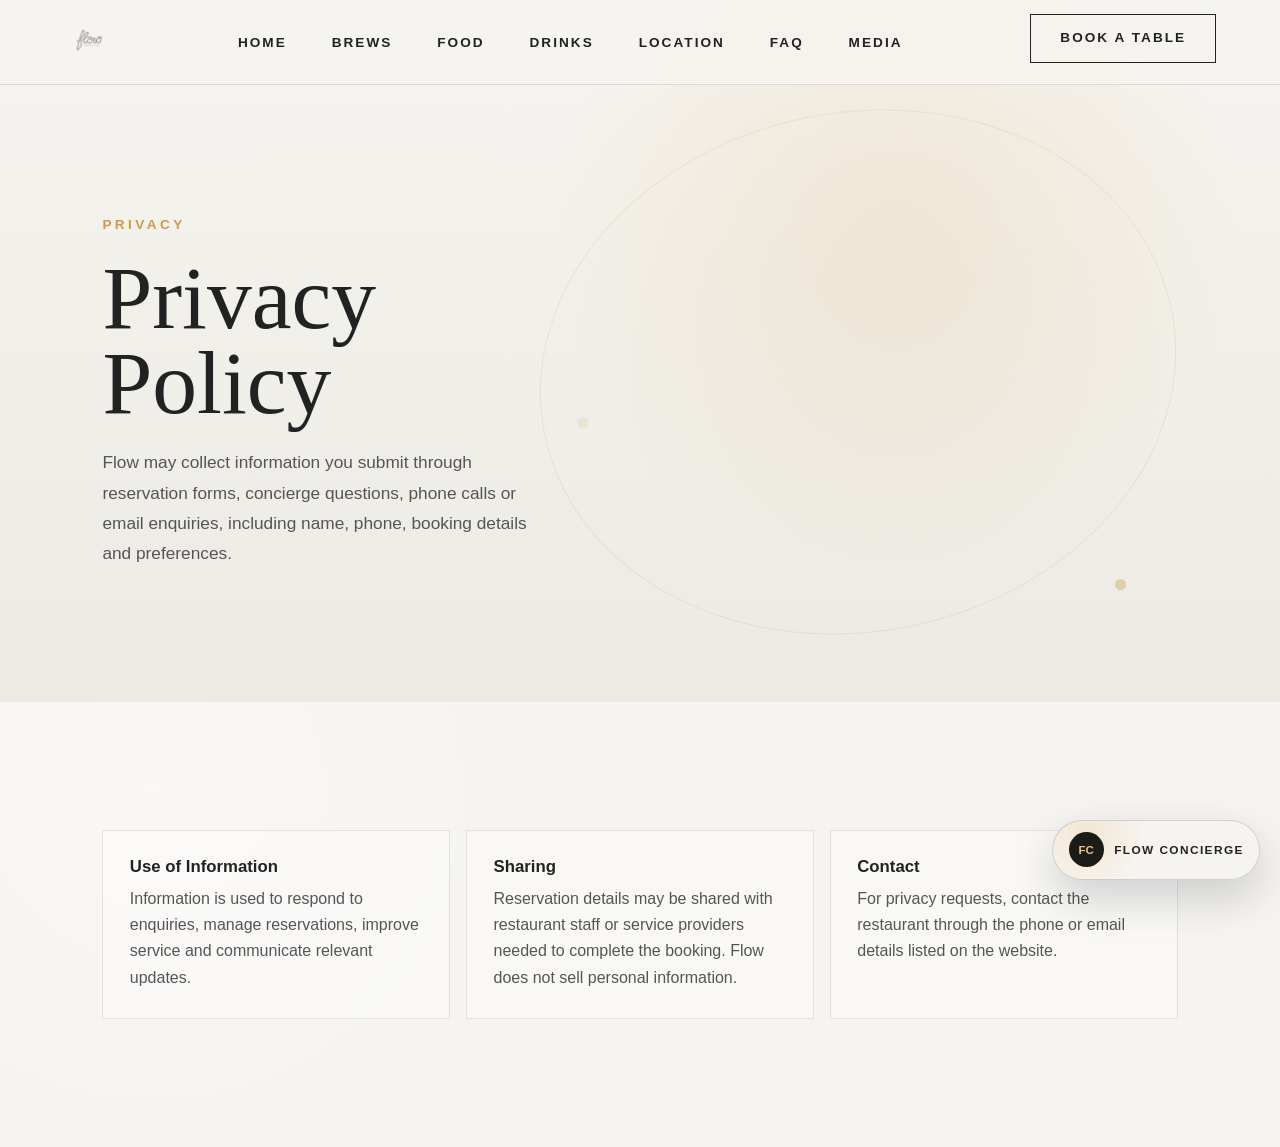
<file: privacy.html>
<!DOCTYPE html>
<html lang="en"><head><meta charset="UTF-8"><meta name="viewport" content="width=device-width, initial-scale=1.0"><title>Privacy Policy | Flow Brew & Dine</title><meta name="description" content="Privacy Policy for Flow Brew & Dine website, reservations, concierge interactions and customer enquiries."><link rel="stylesheet" href="styles.css"></head><body class="site-page"><header class="main-header"><div class="header-container"><a href="index.html" class="logo-link"><img src="Public/Logos/logos png-01 (1).webp" alt="Flow Brew & Dine" class="logo-img"></a><nav class="nav-menu"><ul><li><a href="beer.html" class="nav-link">Brews</a></li><li><a href="food-menu.html" class="nav-link">Food</a></li><li><a href="location.html" class="nav-link">Location</a></li></ul></nav><div class="nav-cta"><a href="location.html#reservations" class="btn-book-table">Book a Table</a></div></div></header><main><section class="page-hero"><div><span class="section-tag">Privacy</span><h1>Privacy Policy</h1><p>Flow may collect information you submit through reservation forms, concierge questions, phone calls or email enquiries, including name, phone, booking details and preferences.</p></div></section><section class="premium-section"><div class="faq-grid"><article class="faq-card"><h3>Use of Information</h3><p>Information is used to respond to enquiries, manage reservations, improve service and communicate relevant updates.</p></article><article class="faq-card"><h3>Sharing</h3><p>Reservation details may be shared with restaurant staff or service providers needed to complete the booking. Flow does not sell personal information.</p></article><article class="faq-card"><h3>Contact</h3><p>For privacy requests, contact the restaurant through the phone or email details listed on the website.</p></article></div></section></main><script src="site-data.js"></script><script src="site-pages.js"></script></body></html>
</file>
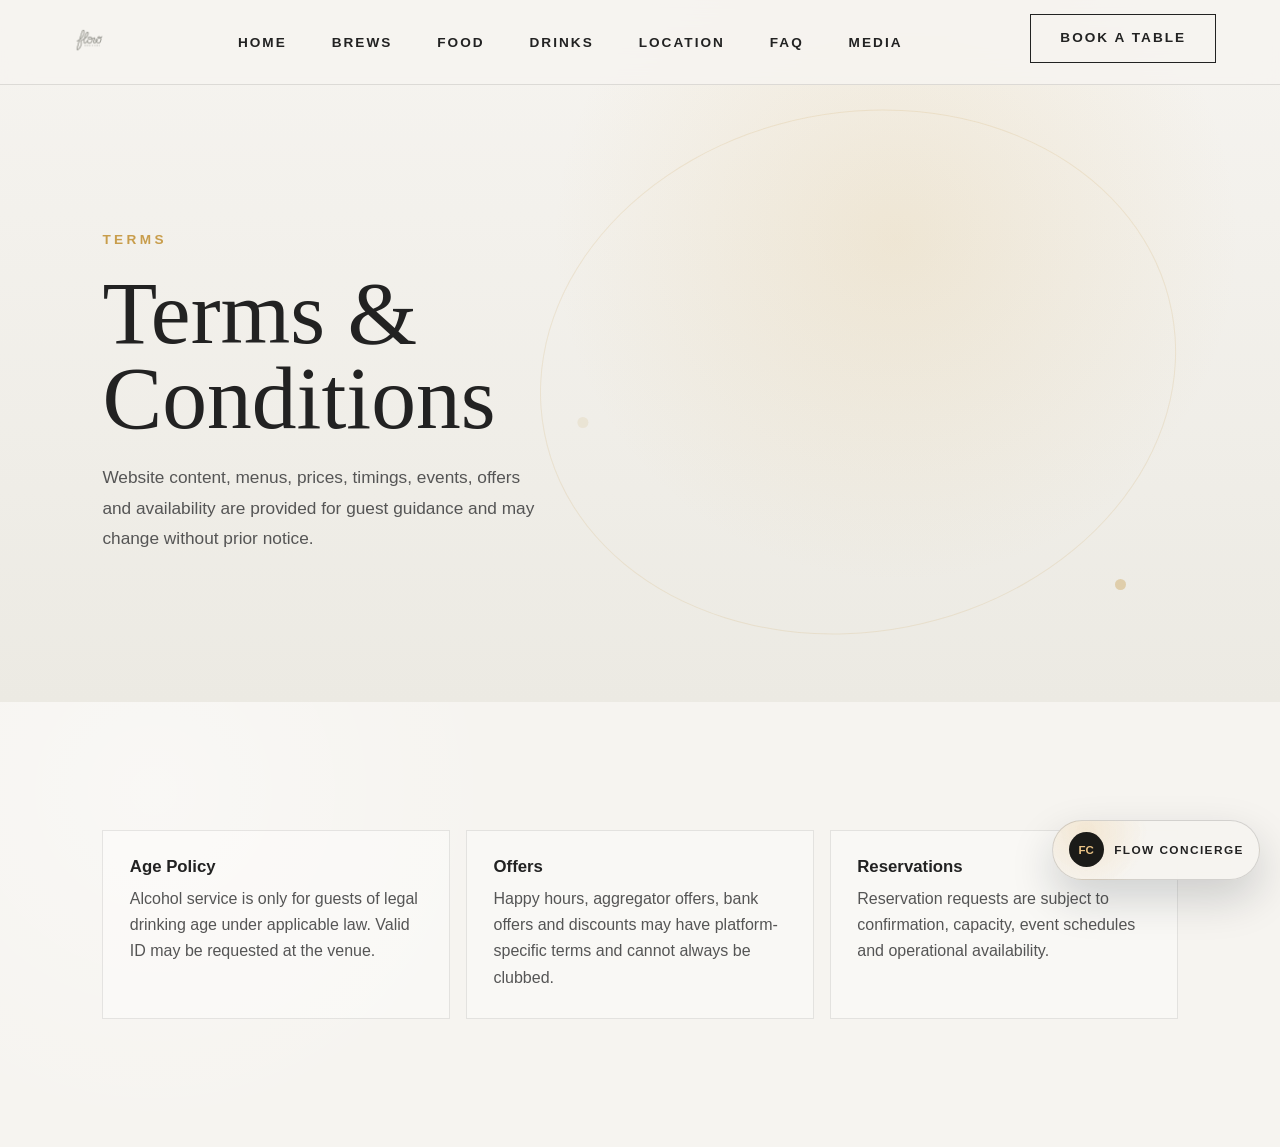
<file: terms.html>
<!DOCTYPE html>
<html lang="en"><head><meta charset="UTF-8"><meta name="viewport" content="width=device-width, initial-scale=1.0"><title>Terms & Conditions | Flow Brew & Dine</title><meta name="description" content="Terms and conditions for Flow Brew & Dine website, reservations, offers, age policy and menu information."><link rel="stylesheet" href="styles.css"></head><body class="site-page"><header class="main-header"><div class="header-container"><a href="index.html" class="logo-link"><img src="Public/Logos/logos png-01 (1).webp" alt="Flow Brew & Dine" class="logo-img"></a><nav class="nav-menu"><ul><li><a href="beer.html" class="nav-link">Brews</a></li><li><a href="food-menu.html" class="nav-link">Food</a></li><li><a href="location.html" class="nav-link">Location</a></li></ul></nav><div class="nav-cta"><a href="location.html#reservations" class="btn-book-table">Book a Table</a></div></div></header><main><section class="page-hero"><div><span class="section-tag">Terms</span><h1>Terms & Conditions</h1><p>Website content, menus, prices, timings, events, offers and availability are provided for guest guidance and may change without prior notice.</p></div></section><section class="premium-section"><div class="faq-grid"><article class="faq-card"><h3>Age Policy</h3><p>Alcohol service is only for guests of legal drinking age under applicable law. Valid ID may be requested at the venue.</p></article><article class="faq-card"><h3>Offers</h3><p>Happy hours, aggregator offers, bank offers and discounts may have platform-specific terms and cannot always be clubbed.</p></article><article class="faq-card"><h3>Reservations</h3><p>Reservation requests are subject to confirmation, capacity, event schedules and operational availability.</p></article></div></section></main><script src="site-data.js"></script><script src="site-pages.js"></script></body></html>
</file>
<file: styles.css>
/* ==========================================================================
   FLOW BREW & DINE - PREMIUM BRAND STYLING
   Primary Display: 'Playfair Display'
   Secondary & Body: 'Montserrat' (Gotham alternative)
   UI & Navigation: 'Josefin Sans'
   Background: Warm Beige (#F6F4F0)
   Text: Deep Charcoal (#222222)
   ========================================================================== */

/* 1. DESIGN SYSTEM VARIABLES */
:root {
  --bg-color: #F6F4F0;
  --text-color: #222222;
  --text-muted: #555555;
  --navy-color: #0F1B29;
  --gold-color: #C89D4B;
  --gold-hover: #AB8132;
  --white-color: #FFFFFF;
  --border-color: rgba(34, 34, 34, 0.12);
  --border-white: rgba(255, 255, 255, 0.15);
  
  --font-primary: 'Playfair Display', Georgia, serif;
  --font-secondary: 'Montserrat', sans-serif;
  --font-ui: 'Josefin Sans', sans-serif;
  --font-body: 'Montserrat', sans-serif;
  
  --transition-smooth: 0.6s cubic-bezier(0.16, 1, 0.3, 1); /* Expo Out */
  --transition-fluid: 0.8s cubic-bezier(0.25, 1, 0.5, 1);
  --transition-fast: 0.3s ease;
}

/* 2. BASE RESET & GENERAL STYLES */
* {
  margin: 0;
  padding: 0;
  box-sizing: border-box;
  -webkit-font-smoothing: antialiased;
  -moz-osx-font-smoothing: grayscale;
}

html {
  scroll-behavior: smooth;
  background-color: var(--bg-color);
  color: var(--text-color);
  overflow-x: hidden;
  font-size: 16px;
}

body {
  font-family: var(--font-body);
  background:
    radial-gradient(circle at 85% 12%, rgba(221, 186, 117, 0.13), transparent 28%),
    linear-gradient(180deg, #F6F4F0 0%, #ECEAE3 100%);
  color: var(--text-color);
  overflow-x: hidden;
  line-height: 1.6;
  font-weight: 300;
}

.skip-link {
  position: fixed;
  top: 1rem;
  left: 1rem;
  z-index: 10000;
  transform: translateY(-180%);
  background: var(--navy-color);
  color: var(--white-color);
  padding: 0.75rem 1rem;
  border-radius: 6px;
  font-family: var(--font-ui);
  letter-spacing: 0.08em;
  text-transform: uppercase;
}

.skip-link:focus {
  transform: translateY(0);
}

.sr-only {
  position: absolute;
  width: 1px;
  height: 1px;
  padding: 0;
  margin: -1px;
  overflow: hidden;
  clip: rect(0, 0, 0, 0);
  white-space: nowrap;
  border: 0;
}

:focus-visible {
  outline: 2px solid var(--gold-color);
  outline-offset: 4px;
}

/* Force scroll lock while preloader is active */
html.preloader-active, body.preloader-active {
  overflow: hidden !important;
  height: 100% !important;
}

html.preloader-active .main-header,
body.preloader-active .main-header,
body.age-gate-active .main-header {
  opacity: 0 !important;
  visibility: hidden !important;
  pointer-events: none !important;
  transform: translateY(-120%) !important;
}

html.age-session-verified,
html.age-session-verified body {
  overflow: auto !important;
  height: auto !important;
}

html.age-session-verified .main-header {
  opacity: 1 !important;
  visibility: visible !important;
  pointer-events: auto !important;
  transform: none !important;
}

html.age-session-verified #preloader {
  display: none !important;
}

/* FIXED WEBGL BACKGROUND WRAPPER */
.webgl-bg-container {
  position: fixed;
  top: 0;
  left: 0;
  width: 100vw;
  height: 100vh;
  z-index: 9990; /* Positioned under preloader logo/mascot during start */
  pointer-events: none;
  background-color: transparent;
  opacity: 0;
  filter: blur(85px) saturate(1.35); /* Soft ambient liquid glow blur */
  transform: scale(1.16); /* Scales container slightly to hide blurred screen edges */
  transition: opacity 1.2s cubic-bezier(0.16, 1, 0.3, 1);
  will-change: opacity, transform;
}


/* Elegant Premium Scrollbar */
::-webkit-scrollbar {
  width: 8px;
}
::-webkit-scrollbar-track {
  background: var(--bg-color);
}
::-webkit-scrollbar-thumb {
  background: #D5D1C6;
  border-radius: 4px;
}
::-webkit-scrollbar-thumb:hover {
  background: #A8A395;
}

/* 3. TYPOGRAPHY SYSTEM */
h1, h2, h3, h4, h5, h6 {
  font-weight: 400;
  line-height: 1.2;
}

.font-playfair {
  font-family: var(--font-primary);
}

.italic-text {
  font-family: var(--font-primary);
  font-style: italic;
}

a {
  text-decoration: none;
  color: inherit;
  transition: all var(--transition-fast);
}

/* Generous Whitespace Helpers */
.section-padding {
  padding: 8.5rem 0;
}
@media (max-width: 768px) {
  .section-padding {
    padding: 5rem 0;
  }
}

.container {
  width: 90%;
  max-width: 1400px;
  margin: 0 auto;
}

.container-fluid {
  width: 94%;
  margin: 0 auto;
}

#essence,
.brews-section,
.experience-section,
.facts-section,
.maps-contact-section,
.footer-main {
  content-visibility: auto;
  contain-intrinsic-size: 900px;
}

.text-center {
  text-align: center;
}

.section-tag {
  display: block;
  font-family: var(--font-ui);
  font-size: 0.85rem;
  letter-spacing: 0.25em;
  color: var(--gold-color);
  margin-bottom: 1.2rem;
  text-transform: uppercase;
  font-weight: 600;
}

.section-title {
  font-family: var(--font-primary);
  font-size: 3.5rem;
  line-height: 1.15;
  color: var(--text-color);
  margin-bottom: 2rem;
}
@media (max-width: 768px) {
  .section-title {
    font-size: 2.5rem;
  }
}

/* 4. PRELOADER & MASCOT SCREEN */
#preloader {
  position: fixed;
  top: 0;
  left: 0;
  width: 100%;
  height: 100%;
  background:
    radial-gradient(circle at 50% 38%, rgba(221, 186, 117, 0.2), transparent 34%),
    linear-gradient(180deg, #F6F4F0 0%, #ECEAE3 100%);
  z-index: 9999;
  display: flex;
  justify-content: center;
  align-items: center;
  overflow: hidden;
}

.preloader-content {
  display: flex;
  flex-direction: column;
  align-items: center;
  justify-content: center;
  gap: 1.4rem;
  position: relative;
  width: min(88vw, 470px);
  min-height: min(76vh, 560px);
  border: 1px solid rgba(34, 34, 34, 0.08);
  border-radius: 999px 999px 40px 40px;
  background: rgba(255, 255, 255, 0.22);
  box-shadow: inset 0 1px 0 rgba(255,255,255,0.4), 0 30px 90px rgba(15, 27, 41, 0.08);
  overflow: hidden;
}

.preloader-content::before {
  content: '';
  position: absolute;
  inset: 8% 12%;
  border: 1px solid rgba(200, 157, 75, 0.18);
  border-radius: 50%;
  transform: rotate(-12deg);
  pointer-events: none;
}

#mascot-container {
  width: clamp(108px, 24vw, 148px);
  height: clamp(108px, 24vw, 148px);
  display: flex;
  align-items: center;
  justify-content: center;
  position: relative;
  z-index: 2;
}

#mascot-octopus {
  width: 100%;
  height: auto;
  object-fit: contain;
  /* Simulates a high-end vector look, ensuring white pops */
  filter: drop-shadow(0px 18px 30px rgba(15,27,41,0.18));
  animation: mascot-glide 4.5s ease-in-out infinite;
}

.preloader-bubble {
  position: absolute;
  border-radius: 50%;
  background: rgba(200, 157, 75, 0.24);
  border: 1px solid rgba(200, 157, 75, 0.24);
  animation: bubble-rise 4.5s ease-in-out infinite;
}

.bubble-one {
  width: 12px;
  height: 12px;
  left: 8%;
  bottom: 12%;
}

.bubble-two {
  width: 8px;
  height: 8px;
  right: 12%;
  bottom: 28%;
  animation-delay: 1.2s;
}

.bubble-three {
  width: 16px;
  height: 16px;
  right: 22%;
  top: 8%;
  animation-delay: 2.1s;
}

@keyframes mascot-glide {
  0%, 100% { transform: translate3d(-6px, 5px, 0) rotate(-2deg); }
  50% { transform: translate3d(8px, -10px, 0) rotate(3deg); }
}

@keyframes bubble-rise {
  0% { transform: translateY(18px) scale(0.8); opacity: 0; }
  35% { opacity: 0.8; }
  100% { transform: translateY(-45px) scale(1.18); opacity: 0; }
}

.logotype-container {
  width: clamp(150px, 34vw, 205px);
  height: clamp(150px, 34vw, 205px);
  display: flex;
  align-items: center;
  justify-content: center;
}

.flow-logotype {
  max-width: 100%;
  max-height: 100%;
  object-fit: contain;
}

/* Preloader Progress Bar & Percentage */
.loader-progress-wrap {
  width: 220px;
  display: flex;
  flex-direction: column;
  align-items: center;
  gap: 0.8rem;
  margin-top: 1rem;
}

.loader-bar {
  width: 100%;
  height: 3px;
  background-color: rgba(34, 34, 34, 0.12);
  border-radius: 2px;
  overflow: hidden;
  position: relative;
}

.loader-bar-fill {
  width: 0%;
  height: 100%;
  background-color: var(--gold-color);
  border-radius: 2px;
  transition: width 0.1s ease;
  will-change: width;
}

.loader-percentage {
  font-family: var(--font-ui);
  font-size: 0.85rem;
  color: rgba(34, 34, 34, 0.45);
  letter-spacing: 0.18em;
  font-weight: 600;
}

/* 5. MAIN HEADER & NAVIGATION */
.main-header {
  position: fixed;
  top: 0;
  left: 0;
  width: 100%;
  z-index: 1000;
  padding: 0.85rem 0;
  background-color: rgba(246, 244, 240, 0.85);
  backdrop-filter: blur(15px);
  -webkit-backdrop-filter: blur(15px);
  border-bottom: 1px solid var(--border-color);
  will-change: transform;
  transition: transform var(--transition-smooth), opacity var(--transition-fast);
}

.header-container {
  width: 90%;
  max-width: 1500px;
  margin: 0 auto;
  display: flex;
  justify-content: space-between;
  align-items: center;
}

.logo-link {
  display: flex;
  align-items: center;
  height: 46px;
}

.logo-img {
  height: 100%;
  width: auto;
  object-fit: contain;
  filter: sepia(0.42) saturate(1.8) hue-rotate(352deg) brightness(0.62);
  transform: scale(1.12);
  transform-origin: left center;
}

.nav-menu ul {
  display: flex;
  list-style: none;
  gap: 2.8rem;
  align-items: center;
}

@media (max-width: 1024px) {
  .main-header {
    padding: 0.7rem 0;
    z-index: 2147483647;
  }

  body.beer-detail-active .main-header {
    opacity: 0;
    pointer-events: none;
    transform: translateY(-110%);
  }

  .header-container {
    width: 92%;
    flex-wrap: nowrap;
    gap: 0.75rem;
  }

  .logo-link {
    height: 50px;
    flex: 1 1 auto;
    min-width: 96px;
  }

  .nav-menu {
    position: absolute;
    top: calc(100% + 1px);
    left: 4%;
    right: 4%;
    width: auto;
    z-index: 2147483647;
    overflow: hidden;
    max-height: 0;
    opacity: 0;
    pointer-events: none;
    background:
      radial-gradient(circle at 82% 12%, rgba(221, 186, 117, 0.16), transparent 34%),
      rgba(246, 244, 240, 0.98);
    border: 1px solid rgba(34, 34, 34, 0.1);
    box-shadow: 0 24px 60px rgba(15, 27, 41, 0.14);
    transition: max-height var(--transition-smooth), opacity var(--transition-fast), transform var(--transition-smooth);
    transform: translateY(-8px);
  }

  .main-header.mobile-menu-open .nav-menu {
    max-height: min(72svh, 620px);
    opacity: 1;
    pointer-events: auto;
    transform: translateY(0);
    overflow-y: auto;
    -webkit-overflow-scrolling: touch;
  }

  .nav-menu ul {
    flex-direction: column;
    align-items: stretch;
    gap: 0;
    padding: 0.6rem;
  }

  .nav-menu .nav-link {
    display: block;
    font-size: 0.82rem;
    letter-spacing: 0.14em;
    padding: 1rem;
    border-bottom: 1px solid rgba(34, 34, 34, 0.08);
  }

  .mobile-menu-extra,
  .mobile-menu-item {
    display: list-item;
  }

  .nav-cta {
    margin-left: 0;
    flex: 0 0 auto;
  }

  .btn-book-table {
    font-size: 0.74rem;
    padding: 0.68rem 0.82rem;
    letter-spacing: 0.12em;
  }

  .mobile-menu-toggle {
    display: inline-flex;
    order: 2;
    pointer-events: auto;
  }
}

.mobile-menu-extra,
.mobile-menu-item {
  display: none;
}

.mobile-menu-toggle {
  display: none;
  align-items: center;
  justify-content: center;
  width: 52px;
  height: 42px;
  border: 1px solid rgba(34, 34, 34, 0.32);
  background: rgba(255,255,255,0.72);
  color: var(--text-color);
  cursor: pointer;
  position: relative;
  flex: 0 0 auto;
  z-index: 1002;
  box-shadow: 0 8px 20px rgba(15, 27, 41, 0.08);
}

.mobile-menu-toggle span {
  position: absolute;
  width: 18px;
  height: 1px;
  background: currentColor;
  transition: transform var(--transition-fast), opacity var(--transition-fast);
}

.mobile-menu-toggle span:nth-child(1) {
  transform: translateY(-6px);
}

.mobile-menu-toggle span:nth-child(3) {
  transform: translateY(6px);
}

.mobile-menu-toggle em {
  position: absolute;
  width: 1px;
  height: 1px;
  overflow: hidden;
  clip: rect(0, 0, 0, 0);
}

@media (max-width: 1024px) {
  .mobile-menu-toggle {
    display: inline-flex;
  }

  .mobile-menu-extra,
  .mobile-menu-item {
    display: list-item;
  }
}

.mobile-menu-open .mobile-menu-toggle span:nth-child(1) {
  transform: rotate(45deg);
}

.mobile-menu-open .mobile-menu-toggle span:nth-child(2) {
  opacity: 0;
}

.mobile-menu-open .mobile-menu-toggle span:nth-child(3) {
  transform: rotate(-45deg);
}

.nav-link {
  font-family: var(--font-ui);
  font-size: 0.85rem;
  text-transform: uppercase;
  letter-spacing: 0.15em;
  font-weight: 600;
  color: var(--text-color);
  position: relative;
  padding: 0.3rem 0;
}

.nav-link::after {
  content: '';
  position: absolute;
  bottom: 0;
  left: 0;
  width: 100%;
  height: 1.5px;
  background-color: var(--gold-color);
  transform: scaleX(0);
  transform-origin: right;
  transition: transform var(--transition-smooth);
}

.nav-link:hover::after {
  transform: scaleX(1);
  transform-origin: left;
}

.btn-book-table {
  font-family: var(--font-ui);
  font-size: 0.85rem;
  font-weight: 600;
  letter-spacing: 0.15em;
  text-transform: uppercase;
  padding: 0.8rem 1.8rem;
  border: 1.5px solid var(--text-color);
  background-color: transparent;
  color: var(--text-color);
  border-radius: 0;
  cursor: pointer;
  display: inline-block;
  position: relative;
  z-index: 1;
  overflow: hidden;
  transition: color var(--transition-fast);
}

.btn-book-table::before {
  content: '';
  position: absolute;
  top: 0;
  left: 0;
  width: 100%;
  height: 100%;
  background-color: var(--text-color);
  transform: scaleY(0);
  transform-origin: bottom;
  z-index: -1;
  transition: transform var(--transition-smooth);
}

.btn-book-table:hover {
  color: var(--bg-color);
}

.btn-book-table:hover::before {
  transform: scaleY(1);
}

/* 6. ANTIGRAVITY 2.0 HERO SECTION */
#hero-wrapper {
  height: 220vh; /* Tightened height to ensure fluid transitions without blank dead space */
  position: relative;
  background-color: var(--bg-color);
  z-index: 10;
}

.hero-sticky {
  position: sticky;
  top: 0;
  height: 100vh;
  width: 100%;
  overflow: hidden;
  display: flex;
  align-items: center;
  justify-content: space-between;
  padding: 0 8%;
  background-color: var(--bg-color);
}

.hero-typography {
  width: 40%;
  position: relative;
  z-index: 30;
  display: flex;
  flex-direction: column;
  gap: 1.35rem;
}

.hero-typography::before {
  content: "";
  position: absolute;
  inset: -3rem -3.5rem -3rem -4rem;
  z-index: -1;
  background: radial-gradient(ellipse at 32% 50%, rgba(246, 244, 240, 0.86) 0%, rgba(246, 244, 240, 0.58) 38%, rgba(246, 244, 240, 0) 72%);
  pointer-events: none;
}

.hero-title {
  font-family: var(--font-primary);
  font-size: 4.8rem;
  line-height: 1.05;
  color: #000000; /* Pure black for premium high-contrast visibility */
  opacity: 0;
  transform: translateY(30px);
  will-change: transform, opacity;
}

.hero-desc {
  font-family: var(--font-body);
  font-size: 1.1rem;
  color: #1A1A1A; /* Deep solid charcoal instead of muted grey for maximum visibility */
  max-width: 450px;
  line-height: 1.7;
  opacity: 0;
  transform: translateY(30px);
  will-change: transform, opacity;
}

.hero-scroll-indicator {
  display: flex;
  align-items: center;
  gap: 1rem;
  margin-top: 1.5rem;
  opacity: 0;
  transform: translateY(20px);
}

.scroll-dot {
  width: 6px;
  height: 6px;
  background-color: var(--text-color);
  border-radius: 50%;
  display: inline-block;
  animation: pulse-dot 1.5s infinite ease-in-out;
}

.scroll-text {
  font-family: var(--font-ui);
  font-size: 0.75rem;
  letter-spacing: 0.25em;
  font-weight: 600;
  color: var(--text-color);
}

@keyframes pulse-dot {
  0% { transform: scale(1); opacity: 0.4; }
  50% { transform: scale(1.8); opacity: 1; }
  100% { transform: scale(1); opacity: 0.4; }
}

/* ZERO GRAVITY SCENE */
.zero-gravity-scene {
  position: absolute;
  top: 0;
  left: 0;
  width: 100%;
  height: 100%;
  z-index: 2; /* Positioned behind hero content overlay */
  pointer-events: none;
}

/* Elegant radial vignette to maintain high contrast for typography */
.zero-gravity-scene::after {
  content: '';
  position: absolute;
  top: 0;
  left: 0;
  width: 100%;
  height: 100%;
  background:
    linear-gradient(90deg, rgba(246, 244, 240, 0.42) 0%, rgba(246, 244, 240, 0.2) 28%, rgba(246, 244, 240, 0) 54%),
    radial-gradient(circle at 75% 50%, rgba(246, 244, 240, 0) 18%, rgba(246, 244, 240, 0.34) 78%);
  pointer-events: none;
  z-index: 2;
}

.glass-container {
  width: 100%;
  height: 100%;
  position: absolute;
  top: 0;
  left: 0;
  z-index: 1;
  display: flex;
  align-items: center;
  justify-content: center;
  will-change: transform;
  transform: scale(1.3); /* Zoom the background sequence by 30% (20% more than previous scale) */
}

.glass-wrapper {
  width: 100%;
  height: 100%;
}

.beer-glass-hero {
  width: 100%;
  height: 100%;
  object-fit: cover; /* Cover entire viewport beautifully across all device form factors */
  opacity: 1;
  filter: saturate(1.14) contrast(1.08) brightness(1.03);
}

.floating-ingredient {
  position: absolute;
  z-index: 22;
  pointer-events: none;
  will-change: transform;
  filter: drop-shadow(0 10px 20px rgba(34,34,34,0.1));
}

.floating-ingredient img, .floating-ingredient svg {
  width: 100%;
  height: auto;
  object-fit: contain;
}

/* Absolute Positioning Coordinates for floating ingredients in zero gravity */
.hop-1 {
  width: 90px;
  top: 15%;
  left: 10%;
}
.wheat-1 {
  width: 110px;
  bottom: 12%;
  left: 20%;
}
.splash-1 {
  width: 130px;
  top: 25%;
  right: 15%;
}
.hop-2 {
  width: 65px;
  bottom: 25%;
  right: 12%;
}
.droplet-1 {
  top: 60%;
  left: 5%;
}
.droplet-2 {
  top: 10%;
  right: 40%;
}

@media (max-width: 768px) {
  .hero-sticky {
    flex-direction: column;
    justify-content: center;
    padding: 6rem 5% 2rem;
    gap: 3rem;
  }
  .hero-typography {
    width: 100%;
    text-align: center;
    align-items: center;
  }
  .hero-title {
    font-size: 3rem;
  }
  .zero-gravity-scene::after {
    background: radial-gradient(circle at 50% 50%, rgba(246, 244, 240, 0.15) 20%, rgba(246, 244, 240, 0.55) 100%);
  }

  .hop-1 { width: 50px; }
  .wheat-1 { width: 65px; }
  .splash-1 { width: 80px; }
  .hop-2 { width: 40px; }
}

/* 7. "THE ESSENCE OF FLOW" SECTION */
.essence-grid {
  display: grid;
  grid-template-columns: 4.5fr 7.5fr;
  gap: 6rem;
  align-items: start;
}

@media (max-width: 1024px) {
  .essence-grid {
    grid-template-columns: 1fr;
    gap: 4rem;
  }
}

.essence-left {
  display: flex;
  flex-direction: column;
  gap: 1.5rem;
}

.section-paragraph {
  font-family: var(--font-body);
  font-size: 1.1rem;
  color: var(--text-muted);
  line-height: 1.75;
}

.sleek-arrow-link {
  display: inline-flex;
  align-items: center;
  gap: 1.2rem;
  font-family: var(--font-ui);
  font-size: 0.9rem;
  font-weight: 600;
  letter-spacing: 0.2em;
  margin-top: 1.5rem;
  width: max-content;
}

.arrow-icon {
  display: flex;
  align-items: center;
  justify-content: center;
  transition: transform var(--transition-smooth);
}

.sleek-arrow-link:hover .arrow-icon {
  transform: translateX(12px);
}

.ingredients-grid {
  display: grid;
  grid-template-columns: repeat(2, 1fr);
  gap: 2.5rem;
}

@media (max-width: 600px) {
  .ingredients-grid {
    grid-template-columns: 1fr;
  }
}

.ingredient-card {
  background-color: var(--white-color);
  padding: 3rem 2.5rem;
  border: 1px solid var(--border-color);
  display: flex;
  flex-direction: column;
  gap: 1.5rem;
  position: relative;
  transition: transform var(--transition-smooth), border-color var(--transition-smooth), box-shadow var(--transition-smooth);
  will-change: transform, border-color, box-shadow;
}

.ingredient-card:hover {
  transform: translateY(-8px);
  border-color: var(--gold-color);
  box-shadow: 0 15px 35px rgba(34, 34, 34, 0.05);
}

.card-icon {
  width: 55px;
  height: 55px;
  display: flex;
  align-items: center;
  justify-content: center;
}

.card-icon-img, .card-icon-svg {
  width: 100%;
  height: 100%;
  object-fit: contain;
}

.card-title {
  font-family: var(--font-secondary);
  font-size: 1.3rem;
  font-weight: 600;
  letter-spacing: -0.02em;
  color: var(--text-color);
}

.card-text {
  font-family: var(--font-body);
  font-size: 0.95rem;
  color: var(--text-muted);
  line-height: 1.6;
}

/* Minimal plus button with magnetic interactive properties */
.btn-magnetic-add {
  position: absolute;
  bottom: 2.5rem;
  right: 2.5rem;
  width: 32px;
  height: 32px;
  border-radius: 50%;
  background-color: transparent;
  border: 1px solid var(--text-color);
  color: var(--text-color);
  display: flex;
  align-items: center;
  justify-content: center;
  cursor: pointer;
  outline: none;
  overflow: hidden;
  transition: transform var(--transition-fast), border-color var(--transition-fast), background-color var(--transition-fast), color var(--transition-fast);
  will-change: transform;
}

.plus-symbol {
  font-family: var(--font-body);
  font-size: 1.2rem;
  font-weight: 300;
  line-height: 1;
  display: inline-block;
  transition: transform var(--transition-fast);
}

.btn-magnetic-add:hover {
  background-color: var(--text-color);
  color: var(--bg-color);
  border-color: var(--text-color);
  transform: scale(1.18);
}

.btn-magnetic-add:hover .plus-symbol {
  transform: rotate(90deg);
}

/* 7.5. SIGNATURE POURS SCROLL REVEAL */
.signature-pours-section {
  --signature-accent: #DDBA75;
  --signature-base: #F4EFE3;
  position: relative;
  min-height: 100vh;
  background:
    radial-gradient(circle at 70% 45%, rgba(221, 186, 117, 0.24), transparent 34%),
    linear-gradient(180deg, #F6F4F0 0%, var(--signature-base) 45%, #ECEAE3 100%);
  transition: background 0.7s ease;
  z-index: 12;
}

.signature-pours-stage {
  min-height: 100vh;
  overflow: hidden;
  display: grid;
  grid-template-columns: minmax(260px, 0.9fr) minmax(280px, 1.1fr) minmax(280px, 0.95fr);
  align-items: center;
  gap: 3rem;
  padding: 7.5rem 8% 5rem;
}

.signature-bg-orbit {
  position: absolute;
  inset: 12% 8%;
  border: 1px solid rgba(34, 34, 34, 0.08);
  border-radius: 50%;
  transform: rotate(-9deg);
  pointer-events: none;
}

.signature-bg-orbit::before,
.signature-bg-orbit::after {
  content: '';
  position: absolute;
  border-radius: 999px;
  background: var(--signature-accent);
  opacity: 0.45;
  filter: blur(0.5px);
}

.signature-bg-orbit::before {
  width: 14px;
  height: 14px;
  top: 18%;
  left: 12%;
}

.signature-bg-orbit::after {
  width: 9px;
  height: 9px;
  right: 17%;
  bottom: 20%;
}

.signature-copy,
.signature-info-stack,
.signature-product-visual,
.signature-explore-link {
  position: relative;
  z-index: 2;
}

.signature-copy .section-title {
  margin-bottom: 1.4rem;
}

.signature-progress {
  display: flex;
  gap: 0.7rem;
  margin-top: 2rem;
  flex-wrap: wrap;
}

.signature-dot {
  width: 34px;
  height: 4px;
  border: 0;
  border-radius: 999px;
  background: rgba(34, 34, 34, 0.16);
  cursor: pointer;
  transition: width var(--transition-smooth), background-color var(--transition-fast), transform var(--transition-fast);
}

.signature-dot.active {
  width: 58px;
  background: var(--signature-accent);
}

.signature-dot:hover {
  transform: translateY(-2px);
}

.signature-product-visual {
  position: relative;
  min-height: 660px;
  display: flex;
  align-items: center;
  justify-content: center;
  transform-style: preserve-3d;
  border: 0;
  background: transparent;
  padding: 0;
  cursor: pointer;
  touch-action: pan-y;
  -webkit-tap-highlight-color: transparent;
  user-select: none;
}

@media (min-width: 981px) {
  .signature-product-visual {
    cursor: pointer;
  }

  .signature-product-visual:active {
    cursor: pointer;
  }
}

.signature-product-visual:active {
  cursor: pointer;
}

.signature-glow {
  position: absolute;
  z-index: 0;
  width: min(42vw, 520px);
  aspect-ratio: 1;
  border-radius: 50%;
  background: radial-gradient(circle, color-mix(in srgb, var(--signature-accent), white 18%) 0%, rgba(255, 255, 255, 0) 68%);
  filter: blur(18px);
  opacity: 0.72;
  transform: translateY(4%);
}

.signature-bottle-img {
  position: relative;
  z-index: 2;
  width: min(32vw, 430px);
  max-height: 72vh;
  object-fit: contain;
  filter: drop-shadow(0 35px 55px rgba(15, 27, 41, 0.26));
  transform: translateY(22px) scale(0.94) rotate(-1deg);
  transition: opacity 0.45s ease, transform 0.7s cubic-bezier(0.16, 1, 0.3, 1), filter 0.7s ease;
  will-change: transform, opacity;
}

.signature-beer-layer {
  position: absolute;
  inset: auto;
  opacity: 0;
  pointer-events: none;
  transform: translateY(34px) scale(0.9) rotate(2deg);
  transition: opacity 0.38s ease, transform 0.58s cubic-bezier(0.16, 1, 0.3, 1), filter 0.58s ease;
}

.signature-beer-layer.active {
  opacity: 1;
  transform: translateY(22px) scale(0.94) rotate(-1deg);
}

.signature-bottle-img.is-swapping {
  opacity: 0;
  transform: translateY(58px) scale(0.9) rotate(3deg);
}

.signature-shadow {
  position: absolute;
  z-index: 1;
  bottom: 8%;
  width: 210px;
  height: 28px;
  transform: translateY(20px);
  border-radius: 50%;
  background: radial-gradient(ellipse at center, rgba(15, 27, 41, 0.28), rgba(15, 27, 41, 0));
  pointer-events: none;
}

.signature-info-stack {
  min-height: 420px;
  touch-action: pan-y;
}

.signature-info-card {
  position: absolute;
  inset: 0;
  display: flex;
  flex-direction: column;
  justify-content: center;
  gap: 1.2rem;
  opacity: 0;
  transform: translateY(32px);
  pointer-events: none;
  transition: opacity 0.55s ease, transform 0.65s cubic-bezier(0.16, 1, 0.3, 1);
  cursor: pointer;
}

.signature-info-card.active {
  opacity: 1;
  transform: translateY(0);
  pointer-events: auto;
}

.signature-style {
  font-family: var(--font-ui);
  font-size: 0.8rem;
  letter-spacing: 0.22em;
  text-transform: uppercase;
  color: var(--gold-color);
  font-weight: 600;
}

.signature-info-card h3 {
  font-size: clamp(2.6rem, 5vw, 5.4rem);
  line-height: 0.95;
  color: var(--text-color);
}

.signature-info-card p {
  max-width: 440px;
  font-family: var(--font-body);
  color: var(--text-muted);
  font-size: 1.05rem;
  line-height: 1.72;
}

.signature-info-card dl {
  display: grid;
  grid-template-columns: repeat(3, minmax(0, 1fr));
  gap: 0.7rem;
  margin-top: 0.8rem;
}

.signature-info-card dl div {
  border-top: 1px solid rgba(34, 34, 34, 0.14);
  padding-top: 0.8rem;
}

.signature-info-card dt {
  font-family: var(--font-ui);
  font-size: 0.72rem;
  letter-spacing: 0.16em;
  color: var(--gold-color);
  text-transform: uppercase;
  margin-bottom: 0.25rem;
}

.signature-info-card dd {
  font-family: var(--font-secondary);
  font-size: 0.95rem;
  font-weight: 700;
  color: var(--text-color);
}

.signature-explore-link {
  position: absolute;
  left: 8%;
  bottom: 4rem;
  font-family: var(--font-ui);
  font-size: 0.84rem;
  letter-spacing: 0.2em;
  text-transform: uppercase;
  font-weight: 700;
  color: var(--text-color);
  border-bottom: 1px solid var(--signature-accent);
  padding-bottom: 0.35rem;
}

.signature-explore-link:hover {
  color: var(--gold-color);
}

@media (max-width: 980px) {
  .signature-pours-section {
    min-height: 100svh;
    overscroll-behavior: contain;
    background:
      radial-gradient(circle at 70% 45%, rgba(221, 186, 117, 0.2), transparent 34%),
      linear-gradient(180deg, #F6F4F0 0%, #F4EFE3 48%, #ECEAE3 100%);
    transition: none;
  }

  .signature-pours-stage {
    grid-template-columns: 1fr;
    grid-template-rows: auto minmax(230px, 1fr) auto;
    gap: clamp(0.65rem, 2.4vh, 1.35rem);
    min-height: 100svh;
    padding: clamp(4.7rem, 10vh, 5.8rem) 6% clamp(1.2rem, 3vh, 2.4rem);
    text-align: center;
    transform: translateZ(0);
    will-change: auto;
    contain: layout paint;
  }

  .signature-copy {
    max-width: 620px;
    margin: 0 auto;
  }

  .signature-copy .section-title {
    font-size: clamp(2.35rem, 9vw, 3.25rem);
    margin-bottom: 0.8rem;
  }

  .signature-copy .section-paragraph {
    font-size: clamp(0.88rem, 3.5vw, 1rem);
    line-height: 1.55;
    max-width: 34rem;
    margin-inline: auto;
  }

  .signature-progress {
    justify-content: center;
    max-width: 360px;
    margin-inline: auto;
    margin-top: 1rem;
    margin-bottom: clamp(1.21rem, 3.52vh, 2.2rem);
    gap: 0.45rem;
  }

  .signature-dot {
    width: 26px;
    height: 3px;
  }

  .signature-dot.active {
    width: 42px;
  }

  .signature-product-visual {
    --mobile-shadow-gap: clamp(42px, 7.5vh, 68px);
    min-height: min(43svh, 390px);
    margin-top: clamp(0.5rem, 2vh, 1.1rem);
    padding-bottom: var(--mobile-shadow-gap);
    touch-action: pan-y;
    transform: translateZ(0);
    will-change: transform;
  }

  .signature-bottle-img {
    width: min(62vw, 320px);
    max-height: min(38svh, 360px);
    transition: opacity 0.24s ease, filter 0.45s ease;
    transform: translateZ(0);
    backface-visibility: hidden;
  }

  .signature-beer-layer {
    transition: opacity 0.24s ease, transform 0.46s cubic-bezier(0.16, 1, 0.3, 1), filter 0.38s ease;
  }

  .signature-beer-layer.active {
    transform: translateY(8px) scale(0.92) rotate(-1deg);
  }

  .signature-shadow {
    z-index: 0;
    left: 50%;
    bottom: calc(var(--mobile-shadow-gap) * 0.18);
    width: min(46vw, 184px);
    height: 12px;
    transform: translate(-50%, 0);
    opacity: 0.52;
    background: radial-gradient(ellipse at center, rgba(15, 27, 41, 0.18), rgba(15, 27, 41, 0) 72%);
  }

  .signature-info-stack {
    min-height: 270px;
    max-width: 560px;
    width: 100%;
    margin: 0 auto;
    overflow: visible;
    touch-action: pan-y;
  }

  .signature-info-card {
    align-items: center;
    gap: 0.75rem;
    justify-content: flex-start;
  }

  .signature-info-card h3 {
    font-size: clamp(2.15rem, 10vw, 3.25rem);
  }

  .signature-info-card p {
    font-size: clamp(0.9rem, 3.7vw, 1rem);
    line-height: 1.55;
    max-width: 24rem;
  }

  .signature-info-card dl {
    width: 100%;
    grid-template-columns: repeat(3, minmax(0, 1fr));
    gap: 0.45rem;
    margin-top: 0.25rem;
  }

  .signature-info-card dl div {
    padding-top: 0.55rem;
  }

  .signature-info-card dl div:last-child {
    grid-column: 1 / -1;
  }

  .signature-explore-link {
    position: relative;
    left: auto;
    bottom: auto;
    justify-self: center;
    margin-top: 1rem;
  }
}

@media (max-width: 768px) {
  html {
    scroll-behavior: auto;
  }

  .webgl-bg-container {
    display: none !important;
  }

  .signature-bg-orbit {
    inset: 15% 5%;
    opacity: 0.72;
  }

  .signature-pours-section,
  .signature-product-visual,
  .signature-info-stack {
    -webkit-tap-highlight-color: transparent;
  }

  .signature-bottle-img,
  .signature-info-card,
  .signature-dot {
    backface-visibility: hidden;
  }

  .brews-parallax-bg-text {
    will-change: auto;
  }
}

@media (max-width: 600px) {
  .signature-pours-stage {
    padding-top: 4.6rem;
  }

  .signature-product-visual {
    --mobile-shadow-gap: 58px;
    min-height: min(42svh, 330px);
    margin-top: 0.94rem;
    padding-bottom: var(--mobile-shadow-gap);
  }

  .signature-shadow {
    bottom: 12px;
    width: min(48vw, 168px);
    height: 12px;
  }

  .signature-info-stack {
    min-height: 275px;
  }

  .signature-info-card h3 {
    font-size: clamp(2rem, 10vw, 2.75rem);
  }

  .signature-info-card dl {
    grid-template-columns: repeat(3, minmax(0, 1fr));
  }

  .signature-info-card dt {
    font-size: 0.62rem;
    letter-spacing: 0.12em;
  }

  .signature-info-card dd {
    font-size: 0.78rem;
  }
}

/* 8. "OUR BREWS" SECTION (CINEMATIC 3D DARK-ROOM SHOWCASE) */
.brews-section {
  position: relative;
  background: transparent !important; /* Transparent background allows the page and WebGL background to render through */
  width: 100%;
  min-height: 100vh;
  display: flex;
  justify-content: center;
  align-items: center;
  box-sizing: border-box;
  padding: 6rem 3% 5rem;
  overflow: visible; /* Lets the majestic shadow bleed naturally */
  transition: background 1s ease;
}

.brews-section .container-fluid {
  background: linear-gradient(135deg, rgba(15, 27, 41, 0.52) 0%, rgba(8, 14, 22, 0.68) 35%, rgba(4, 6, 8, 0.72) 70%, rgba(18, 30, 46, 0.52) 100%);
  background-size: 240% 240%;
  animation: liquid-gradient-glow 16s ease infinite;
  backdrop-filter: blur(25px);
  -webkit-backdrop-filter: blur(25px);
  border: 1px solid rgba(255, 255, 255, 0.12);
  border-radius: 28px;
  box-shadow: 0 40px 100px rgba(0, 0, 0, 0.65), 0 15px 35px rgba(0, 0, 0, 0.4);
  padding: 5rem 4rem;
  width: 100%;
  max-width: 1440px;
  position: relative;
  z-index: 10;
  display: flex;
  flex-direction: column;
  align-items: center;
  transition: transform var(--transition-fluid), box-shadow var(--transition-fluid);
}

@keyframes liquid-gradient-glow {
  0% {
    background-position: 0% 50%;
  }
  50% {
    background-position: 100% 50%;
  }
  100% {
    background-position: 0% 50%;
  }
}

@media (max-width: 768px) {
  .brews-section {
    padding: 4rem 1.5% 3rem !important;
  }
  .brews-section .container-fluid {
    border-radius: 18px;
    padding: 3rem 1.5rem;
  }
}

.brews-header {
  display: flex;
  flex-direction: column;
  align-items: center;
  gap: 1.2rem;
  margin-bottom: 2vh;
  position: relative;
  z-index: 10;
}

.brews-header .section-title {
  color: var(--white-color) !important;
  font-size: 3.2rem;
  letter-spacing: -0.01em;
}

.section-intro {
  max-width: 650px;
  font-family: var(--font-body);
  font-size: 1.1rem;
  color: rgba(255, 255, 255, 0.72) !important;
  line-height: 1.7;
  text-align: center;
}

/* Massive Background Typography Parallax */
.brews-parallax-bg-text {
  position: absolute;
  top: 50%;
  left: 10%;
  transform: translateY(-50%);
  font-size: 24vw;
  line-height: 1;
  font-weight: 800;
  color: rgba(255, 255, 255, 0.012) !important; /* Muted for dark room atmospheric depth */
  white-space: nowrap;
  pointer-events: none;
  z-index: 1;
  letter-spacing: -0.02em;
  will-change: transform;
}

.brews-dial-viewport {
  position: relative;
  width: 100%;
  height: 60vh; /* Responsive laptop dynamic screen height */
  min-height: 480px;
  max-height: 680px;
  margin: 8.5rem auto 0;
  overflow: visible;
  perspective: 1500px; /* Volumetric high perspective */
  display: flex;
  align-items: center;
  justify-content: center;
  cursor: grab;
  z-index: 5;
}

.brews-dial-viewport:active {
  cursor: grabbing;
}

.brews-dial-track {
  position: relative;
  width: 100%;
  height: 100%;
  display: flex;
  align-items: center;
  justify-content: center;
  transform-style: preserve-3d;
}

.beer-dial-card {
  position: absolute;
  width: 380px; /* Wider footprint for majestic visual detail */
  height: 95%; /* Fits perfectly in the responsive track height */
  display: flex;
  flex-direction: column;
  align-items: center;
  text-align: center;
  transform-style: preserve-3d;
  will-change: transform, opacity;
  pointer-events: auto;
  user-select: none;
  -webkit-user-drag: none;
}

.dial-pedestal-wrapper {
  position: relative;
  width: 100%;
  height: 66%; /* Relative vertical allocation */
  display: flex;
  align-items: flex-end;
  justify-content: center;
}

/* Hide solid bulky pedestals */
.dial-pedestal {
  display: none;
}

.dial-glass-showcase {
  position: absolute;
  bottom: 25px;
  width: 85%;
  height: 330px; /* Enlarged glass height */
  display: flex;
  align-items: flex-end;
  justify-content: center;
  z-index: 2;
  transform-style: preserve-3d;
}

/* Premium dynamic floating radial contact shadow */
.dial-glass-showcase::after {
  content: '';
  position: absolute;
  bottom: -20px;
  left: 50%;
  transform: translateX(-50%) scale(1);
  width: 160px;
  height: 18px;
  background: radial-gradient(ellipse at center, rgba(0, 0, 0, 0.6) 0%, rgba(0, 0, 0, 0) 70%);
  border-radius: 50%;
  z-index: -1;
  transition: transform var(--transition-smooth), opacity var(--transition-smooth);
  will-change: transform, opacity;
}

.beer-dial-card.active .dial-beer-img {
  transform: scale(1.22) translateY(-25px); /* Active glass floats up majestically */
  filter: drop-shadow(0 25px 45px rgba(0, 0, 0, 0.45));
}

.beer-dial-card.active .dial-glass-showcase::after {
  transform: translateX(-50%) scale(0.72); /* Shadow disperses under floats */
  opacity: 0.45;
}

.dial-beer-img {
  max-width: 100%;
  max-height: 100%;
  object-fit: contain;
  filter: drop-shadow(0 15px 30px rgba(0,0,0,0.22));
  user-select: none;
  -webkit-user-drag: none;
  transition: transform var(--transition-smooth), filter var(--transition-smooth);
  will-change: transform, filter;
}

.dial-beer-info {
  margin-top: 1rem;
  display: flex;
  flex-direction: column;
  gap: 0.25rem;
  pointer-events: none;
  user-select: none;
  opacity: 0; /* Hide by default to prevent overlapping clutter */
  transform: translateY(15px);
  transition: opacity var(--transition-smooth), transform var(--transition-smooth);
}

.beer-dial-card.active .dial-beer-info {
  opacity: 1; /* Only show details for active center focused glass */
  transform: translateY(0);
}

.dial-beer-style {
  font-family: var(--font-ui);
  font-size: 0.75rem;
  letter-spacing: 0.2em;
  font-weight: 600;
  color: var(--gold-color);
  text-transform: uppercase;
}

.dial-beer-name {
  font-family: var(--font-secondary);
  font-size: 1.45rem;
  font-weight: 700;
  color: var(--white-color) !important; /* Pure white pop */
}

.dial-beer-spec {
  font-family: var(--font-body);
  font-size: 0.88rem;
  color: rgba(255, 255, 255, 0.65) !important; /* Silver speculative specs */
}

/* Responsive constraints to handle mobile and small tablets cleanly */
@media (max-width: 600px) {
  .brews-dial-viewport {
    height: 55vh;
    min-height: 420px;
    margin-top: 6rem;
  }
  .beer-dial-card {
    width: 320px; /* Scaled up card footprint for high-impact mobile views */
    height: 90%;
  }
  .dial-pedestal-wrapper {
    height: 60%;
  }
  .dial-glass-showcase {
    height: 270px; /* Massive glass showcase on mobile */
    bottom: 15px;
  }
  .dial-glass-showcase::after {
    width: 120px;
    height: 14px;
    bottom: -15px;
  }
  .dial-beer-info {
    margin-top: 1rem;
    gap: 0.3rem;
  }
  .dial-beer-style {
    font-size: 0.88rem; /* Scaled up legible tags */
    letter-spacing: 0.22em;
  }
  .dial-beer-name {
    font-size: 1.8rem; /* Majestic bold mobile heading */
    font-weight: 800;
  }
  .dial-beer-spec {
    font-size: 1.05rem; /* Large legible specs */
    color: rgba(255, 255, 255, 0.75) !important;
  }
  .beer-dial-card.active .dial-beer-img {
    transform: scale(1.15) translateY(12px) !important; /* Translate active glass down on mobile to show full details */
  }
}

/* 9. DETAILED BEER PROFILE SIDE DRAWER */
.beer-drawer-overlay {
  position: fixed;
  top: 0;
  left: 0;
  width: 100%;
  height: 100%;
  background-color: rgba(15, 27, 41, 0.4);
  backdrop-filter: blur(10px);
  -webkit-backdrop-filter: blur(10px);
  z-index: 2000;
  opacity: 0;
  pointer-events: none;
  transition: opacity var(--transition-smooth);
  will-change: opacity;
}

.beer-drawer-overlay.open {
  opacity: 1;
  pointer-events: auto;
}

.drawer-mobile-back {
  display: none;
}

.drawer-panel {
  position: absolute;
  top: 0;
  right: 0;
  width: 500px;
  height: 100%;
  background-color: var(--bg-color);
  box-shadow: -20px 0 50px rgba(15, 27, 41, 0.25);
  padding: 4rem 3.5rem;
  overflow-y: auto;
  transform: translateX(100%);
  transition: transform var(--transition-smooth);
  will-change: transform;
}

@media (max-width: 600px) {
  .drawer-panel {
    width: 100%;
    padding: calc(env(safe-area-inset-top, 0px) + 0.8rem) 1.15rem 2rem;
  }
}

.beer-drawer-overlay.open .drawer-panel {
  transform: translateX(0);
}

.drawer-close {
  position: absolute;
  top: 2rem;
  right: 2.5rem;
  z-index: 10;
  display: inline-flex;
  align-items: center;
  justify-content: center;
  font-size: 2.5rem;
  font-weight: 300;
  background: none;
  border: none;
  cursor: pointer;
  color: var(--text-color);
  line-height: 1;
  transition: transform var(--transition-fast);
}

.drawer-close:hover {
  transform: rotate(90deg) scale(1.15);
}

.drawer-close-label {
  display: none;
}

@media (max-width: 900px) {
  .beer-drawer-overlay {
    z-index: 2147483646;
  }

  .drawer-mobile-back {
    position: sticky;
    top: calc(env(safe-area-inset-top, 0px) + 0.7rem);
    left: 0;
    z-index: 30;
    display: inline-flex;
    align-items: center;
    justify-content: center;
    gap: 0.5rem;
    min-height: 3rem;
    padding: 0 1rem;
    border: 1px solid rgba(34, 34, 34, 0.2);
    border-radius: 999px;
    background: rgba(246, 244, 240, 0.98);
    color: var(--text-color);
    box-shadow: 0 12px 30px rgba(15, 27, 41, 0.18);
    backdrop-filter: blur(14px);
    -webkit-backdrop-filter: blur(14px);
    font-family: var(--font-ui);
    font-size: 0.68rem;
    font-weight: 900;
    letter-spacing: 0.12em;
    line-height: 1;
    text-transform: uppercase;
    cursor: pointer;
    margin: 0 0 1.1rem;
  }

  .drawer-mobile-back span:first-child {
    font-family: var(--font-body);
    font-size: 1.5rem;
    font-weight: 300;
    line-height: 0.8;
  }

  .drawer-close {
    display: none;
  }

  .drawer-body {
    margin-top: 0;
  }
}

@media (min-width: 901px) {
  .drawer-close {
    position: absolute;
    top: 2rem;
    right: 2.5rem;
    z-index: 10;
    width: auto;
    min-width: 5.35rem;
    height: 3rem;
    display: inline-flex;
    align-items: center;
    justify-content: center;
    gap: 0.42rem;
    padding: 0 0.95rem;
    border: 1px solid rgba(34, 34, 34, 0.18);
    border-radius: 999px;
    background: rgba(246, 244, 240, 0.96);
    box-shadow: 0 10px 26px rgba(15, 27, 41, 0.16);
    backdrop-filter: blur(14px);
    -webkit-backdrop-filter: blur(14px);
    font-size: 1.45rem;
    line-height: 1;
  }

  .drawer-close-label {
    display: inline-block;
    font-family: var(--font-ui);
    font-size: 0.68rem;
    font-weight: 800;
    letter-spacing: 0.12em;
    text-transform: uppercase;
  }

  .drawer-close:hover {
    transform: rotate(90deg) scale(1.15);
  }
}

@media (max-width: 900px) {
  body.beer-detail-active .flow-concierge-launcher,
  body.beer-detail-active .flow-voice-agent,
  body.beer-detail-active .voice-return-button {
    opacity: 0 !important;
    pointer-events: none !important;
    transform: translate3d(0, 18px, 0) !important;
  }
}

.drawer-body {
  display: flex;
  flex-direction: column;
  gap: 3rem;
  margin-top: 1.5rem;
}

.drawer-header-media {
  position: relative;
  width: 100%;
  height: 260px;
  display: flex;
  align-items: flex-end;
  justify-content: center;
}

.drawer-pedestal-decor {
  position: absolute;
  bottom: 0;
  width: 55%;
  height: 60px;
  background-color: #E2DFD5;
  border: 1px solid rgba(0,0,0,0.06);
}

.drawer-showcase-img {
  height: 240px;
  width: auto;
  object-fit: contain;
  z-index: 2;
  filter: drop-shadow(0 15px 30px rgba(0,0,0,0.18));
}

.drawer-text-content {
  display: flex;
  flex-direction: column;
  gap: 2rem;
}

.drawer-style-tag {
  font-family: var(--font-ui);
  font-size: 0.8rem;
  letter-spacing: 0.25em;
  font-weight: 600;
  color: var(--gold-color);
  text-transform: uppercase;
}

.drawer-beer-title {
  font-size: 2.8rem;
  line-height: 1.1;
  margin-top: -0.8rem;
}

.beer-metrics-table {
  display: grid;
  grid-template-columns: repeat(3, 1fr);
  border-top: 1px solid var(--border-color);
  border-bottom: 1px solid var(--border-color);
  padding: 1.5rem 0;
}

.metric-col {
  display: flex;
  flex-direction: column;
  align-items: center;
  text-align: center;
  gap: 0.3rem;
}

.metric-col:not(:last-child) {
  border-right: 1px solid var(--border-color);
}

.metric-lbl {
  font-family: var(--font-ui);
  font-size: 0.75rem;
  letter-spacing: 0.1em;
  color: var(--text-muted);
  text-transform: uppercase;
}

.metric-val {
  font-family: var(--font-secondary);
  font-size: 1.3rem;
  font-weight: 600;
  color: var(--text-color);
}

.drawer-description-block {
  display: flex;
  flex-direction: column;
  gap: 0.6rem;
}

.block-subheading {
  font-family: var(--font-secondary);
  font-size: 0.85rem;
  font-weight: 800;
  letter-spacing: 0.15em;
  color: var(--text-color);
  text-transform: uppercase;
}

.block-para {
  font-family: var(--font-body);
  font-size: 1rem;
  color: var(--text-muted);
  line-height: 1.6;
}

.btn-drawer-cta {
  display: block;
  text-align: center;
  font-family: var(--font-ui);
  font-size: 0.9rem;
  font-weight: 600;
  letter-spacing: 0.15em;
  color: var(--bg-color);
  background-color: var(--text-color);
  padding: 1.2rem;
  margin-top: 1.5rem;
  transition: background-color var(--transition-fast);
}

.btn-drawer-cta:hover {
  background-color: var(--gold-color);
}

/* 10. "EXPERIENCE FLOW" SECTION (Mood shift columns) */
.experience-section {
  width: 100%;
  background-color: #F6F4F0;
  overflow: hidden;
  margin-top: 0;
  padding: 6rem 0;
}

@media (max-width: 768px) {
  .experience-section {
    margin-top: 1rem; /* Compact mobile gap separator */
  }
}

.experience-grid-container {
  display: flex;
  width: 92%;
  margin: 0 auto;
  height: 76vh;
  min-height: 600px;
  border-radius: 0;
  border: 1px solid rgba(34, 34, 34, 0.1);
}

@media (max-width: 768px) {
  .experience-grid-container {
    flex-direction: column;
    height: 150vh;
  }
}

.experience-column {
  flex: 1; /* Equal space initially */
  height: 100%;
  position: relative;
  overflow: hidden;
  cursor: pointer;
  display: flex;
  flex-direction: column;
  justify-content: flex-end;
  padding: 5rem 3.5rem;
  transition: flex var(--transition-fluid);
  will-change: flex;
}

/* Hover Expanding Flex Column effect */
.experience-column:hover {
  flex: 1.4;
}

.mood-image-wrapper {
  position: absolute;
  top: 0;
  left: 0;
  width: 100%;
  height: 100%;
  z-index: 1;
  overflow: hidden;
}

.mood-bg-img {
  width: 100%;
  height: 100%;
  object-fit: cover;
  transform: scale(1);
  will-change: transform;
  transition: transform var(--transition-fluid);
}

/* STRICT IMAGE SCALE EFFECT */
.experience-column:hover .mood-bg-img {
  transform: scale(1.08); /* Zooms inside fixed size container */
}

/* SHIFTING THE SUNSET WITH DAY AMBIANCE FILTER */
.sunset-filtered {
  filter: saturate(1.4) sepia(0.3) brightness(0.85) contrast(1.05);
}

/* Ambient dark overlays */
.mood-overlay {
  position: absolute;
  top: 0;
  left: 0;
  width: 100%;
  height: 100%;
  background: linear-gradient(180deg, rgba(0, 0, 0, 0.1) 0%, rgba(0, 0, 0, 0.8) 100%);
  z-index: 2;
  transition: opacity var(--transition-smooth);
}

.sunset-gradient {
  background: linear-gradient(180deg, rgba(197, 107, 43, 0.25) 0%, rgba(30, 10, 5, 0.88) 100%);
}

.experience-column:hover .mood-overlay {
  opacity: 0.75;
}

.mood-content {
  position: relative;
  z-index: 5;
  color: var(--white-color);
  display: flex;
  flex-direction: column;
  gap: 1.2rem;
}

.mood-tag {
  font-family: var(--font-ui);
  font-size: 0.8rem;
  letter-spacing: 0.2em;
  font-weight: 600;
  color: var(--gold-color);
}

.mood-title {
  font-size: 2.2rem;
  color: var(--white-color);
}

.mood-desc {
  font-family: var(--font-body);
  font-size: 0.95rem;
  color: rgba(255, 255, 255, 0.7);
  line-height: 1.6;
  max-width: 320px;
  opacity: 0;
  transform: translateY(20px);
  will-change: transform, opacity;
  transition: transform var(--transition-fluid), opacity var(--transition-fluid);
}

.experience-column:hover .mood-desc {
  opacity: 1;
  transform: translateY(0);
}

/* Icons positioned bottom center */
.mood-icon-indicator {
  display: flex;
  flex-direction: column;
  align-items: center;
  gap: 0.6rem;
  margin-top: 1.5rem;
  width: max-content;
  align-self: center;
  opacity: 0.55;
  transition: opacity var(--transition-fast);
}

.experience-column:hover .mood-icon-indicator {
  opacity: 1.0;
}

.mood-svg-icon {
  width: 36px;
  height: 36px;
  stroke: var(--white-color);
  fill: none;
}

.mood-icon-lbl {
  font-family: var(--font-ui);
  font-size: 0.65rem;
  letter-spacing: 0.15em;
  font-weight: 600;
  color: var(--white-color);
}

/* 10.5. ANSWER-ENGINE AND LOCAL SEARCH FACTS */
.facts-section {
  background:
    radial-gradient(circle at 14% 14%, rgba(221, 186, 117, 0.12), transparent 30%),
    linear-gradient(180deg, rgba(246, 244, 240, 0.96) 0%, rgba(236, 234, 227, 0.86) 100%);
  border-top: 1px solid var(--border-color);
  border-bottom: 1px solid var(--border-color);
}

.facts-grid {
  display: grid;
  grid-template-columns: 5fr 7fr;
  gap: 5rem;
  align-items: start;
}

.facts-copy .section-title {
  margin-bottom: 1.4rem;
}

.facts-list {
  display: grid;
  grid-template-columns: repeat(2, minmax(0, 1fr));
  gap: 1rem;
}

.facts-list div {
  background: rgba(255, 255, 255, 0.38);
  border: 1px solid var(--border-color);
  padding: 1.4rem;
  min-height: 150px;
  transition: transform var(--transition-fast), border-color var(--transition-fast), box-shadow var(--transition-fast);
}

.facts-list div:hover {
  transform: translateY(-4px);
  border-color: rgba(200, 157, 75, 0.42);
  box-shadow: 0 18px 40px rgba(15, 27, 41, 0.06);
}

.facts-list dt {
  font-family: var(--font-ui);
  font-size: 0.78rem;
  letter-spacing: 0.18em;
  text-transform: uppercase;
  color: var(--gold-color);
  margin-bottom: 0.7rem;
  font-weight: 600;
}

.facts-list dd {
  font-family: var(--font-body);
  color: var(--text-muted);
  line-height: 1.65;
}

@media (max-width: 900px) {
  .facts-grid,
  .facts-list {
    grid-template-columns: 1fr;
  }

  .facts-grid {
    gap: 2.5rem;
  }
}

/* 11. MAPS & RESERVATIONS INTERACTION CARD (FLUID ANIMATION) */
.maps-contact-section {
  padding: 8.5rem 0 5rem;
  background-color: transparent;
  border-bottom: 1px solid var(--border-color);
}

.fluid-interaction-card {
  background-color: #ECEAE3; /* Premium contrast background card */
  border: 1px solid var(--border-color);
  padding: 5rem 4.5rem;
  display: grid;
  grid-template-columns: 7fr 5fr;
  gap: 4rem;
  align-items: center;
}

@media (max-width: 1024px) {
  .fluid-interaction-card {
    grid-template-columns: 1fr;
    padding: 3.5rem 2.5rem;
    gap: 3rem;
  }
}

.fluid-card-left {
  display: flex;
  flex-direction: column;
  gap: 1.5rem;
}

.small-tag {
  font-family: var(--font-ui);
  font-size: 0.8rem;
  letter-spacing: 0.25em;
  font-weight: 600;
  color: var(--gold-color);
  text-transform: uppercase;
}

.fluid-card-heading {
  font-size: 3.2rem;
  color: var(--text-color);
  line-height: 1.1;
}

.fluid-card-para {
  font-family: var(--font-body);
  font-size: 1.05rem;
  color: var(--text-muted);
  line-height: 1.65;
  max-width: 550px;
}

.contact-links-stack {
  display: flex;
  flex-direction: column;
  gap: 1.2rem;
  margin-top: 1.5rem;
}

.fluid-contact-link {
  display: flex;
  align-items: center;
  gap: 1.2rem;
  padding: 1.2rem 1.8rem;
  background-color: var(--white-color);
  border: 1px solid var(--border-color);
  width: max-content;
  transition: transform var(--transition-fast), border-color var(--transition-fast), box-shadow var(--transition-fast);
  will-change: transform;
}

@media (max-width: 600px) {
  .fluid-contact-link {
    width: 100%;
    flex-wrap: wrap;
    padding: 1rem;
    gap: 0.5rem;
  }
}

.link-bullet {
  width: 8px;
  height: 8px;
  border-radius: 50%;
  background-color: var(--gold-color);
  transition: transform var(--transition-fast);
}

.link-label {
  font-family: var(--font-ui);
  font-size: 0.8rem;
  letter-spacing: 0.1em;
  font-weight: 600;
  color: var(--text-muted);
}

.link-value {
  font-family: var(--font-secondary);
  font-size: 1.1rem;
  font-weight: 800;
  color: var(--text-color);
  letter-spacing: -0.01em;
}

.fluid-contact-link:hover {
  transform: translateX(10px) scale(1.02);
  border-color: var(--text-color);
  box-shadow: 0 10px 25px rgba(34,34,34,0.05);
}

.fluid-contact-link:hover .link-bullet {
  transform: scale(1.5);
  background-color: var(--text-color);
}

/* FLUID MAPS BLOB INTERACTION STYLING */
.fluid-card-right {
  display: flex;
  justify-content: center;
  align-items: center;
}

.map-blob-container {
  width: 320px;
  height: 320px;
  position: relative;
  display: flex;
  align-items: center;
  justify-content: center;
  will-change: transform;
  transition: transform var(--transition-fluid);
}

.map-blob-link {
  width: 100%;
  height: 100%;
  display: flex;
  align-items: center;
  justify-content: center;
  position: relative;
  overflow: visible;
}

.blob-bg-svg {
  position: absolute;
  top: 0;
  left: 0;
  width: 100%;
  height: 100%;
  z-index: 1;
  filter: drop-shadow(0 20px 40px rgba(15,27,41,0.15));
  overflow: visible;
}

.blob-path {
  transform-origin: center;
  will-change: d; /* GSAP morph focus, or keyframes fallback */
  animation: organic-morph 12s ease-in-out infinite alternate;
}

/* Premium smooth morphing keyframes fallback if WebGL or morph is slow */
@keyframes organic-morph {
  0% {
    d: path("M310,240Q280,280,240,310Q200,340,160,310Q120,280,90,240Q60,200,90,160Q120,120,160,90Q200,60,240,90Q280,120,310,160Q340,200,310,240Z");
  }
  33% {
    d: path("M320,220Q290,290,220,320Q150,350,110,290Q70,230,100,160Q130,90,200,80Q270,70,300,140Q330,210,320,220Z");
  }
  66% {
    d: path("M290,260Q260,300,200,320Q140,340,120,280Q100,220,120,140Q140,60,210,90Q280,120,300,190Q320,260,290,260Z");
  }
  100% {
    d: path("M310,240Q280,280,240,310Q200,340,160,310Q120,280,90,240Q60,200,90,160Q120,120,160,90Q200,60,240,90Q280,120,310,160Q340,200,310,240Z");
  }
}

.map-blob-content {
  position: relative;
  z-index: 5;
  display: flex;
  flex-direction: column;
  align-items: center;
  text-align: center;
  color: var(--white-color);
  gap: 0.6rem;
}

.maps-pin-icon {
  margin-bottom: 0.3rem;
  transition: transform var(--transition-smooth);
}

.pin-pulse {
  position: absolute;
  top: 15px;
  width: 48px;
  height: 48px;
  background-color: rgba(255,255,255,0.18);
  border-radius: 50%;
  animation: pulse-pin 2s infinite ease-out;
  pointer-events: none;
}

@keyframes pulse-pin {
  0% { transform: scale(0.5); opacity: 1; }
  100% { transform: scale(2.2); opacity: 0; }
}

.blob-btn-text {
  font-family: var(--font-secondary);
  font-size: 1.1rem;
  font-weight: 800;
  letter-spacing: 0.15em;
  color: var(--bg-color);
}

.blob-subtext {
  font-family: var(--font-ui);
  font-size: 0.7rem;
  letter-spacing: 0.18em;
  color: rgba(246, 244, 240, 0.7);
  text-transform: uppercase;
}

/* Interactive Morph Hover scale */
.map-blob-container:hover {
  transform: scale(1.08);
}

.map-blob-container:hover .maps-pin-icon {
  transform: translateY(-8px);
}

/* 12. FOOTER SECTION */
.footer-main {
  background:
    linear-gradient(180deg, #ECEAE3 0%, #E4DED1 100%);
  padding: 6.5rem 0 3.5rem;
  color: var(--text-color);
  border-top: 1px solid var(--border-color);
}

.footer-grid {
  display: grid;
  grid-template-columns: 4fr 3fr 3fr 2fr;
  gap: 4rem;
}

@media (max-width: 1024px) {
  .footer-grid {
    grid-template-columns: 1fr 1fr;
    gap: 3rem;
  }
}
@media (max-width: 600px) {
  .footer-grid {
    grid-template-columns: 1fr;
    gap: 2.5rem;
  }
}

.brand-col {
  display: flex;
  flex-direction: column;
  gap: 1.8rem;
}

.footer-logo {
  height: 38px;
  width: auto;
  align-self: flex-start;
  filter: brightness(0) invert(0.15); /* Charcoal filter */
}

.footer-brand-desc {
  font-family: var(--font-body);
  font-size: 0.95rem;
  color: var(--text-muted);
  line-height: 1.6;
  max-width: 320px;
}

.copyright-tag {
  font-family: var(--font-body);
  font-size: 0.8rem;
  color: rgba(34,34,34,0.45);
  margin-top: 1.5rem;
}

.footer-col {
  display: flex;
  flex-direction: column;
  gap: 1.5rem;
}

.footer-heading {
  font-family: var(--font-secondary);
  font-size: 0.85rem;
  font-weight: 800;
  letter-spacing: 0.2em;
  color: var(--text-color);
  text-transform: uppercase;
}

.footer-address {
  font-style: normal;
  font-family: var(--font-body);
  font-size: 0.95rem;
  color: var(--text-muted);
  line-height: 1.7;
}

.footer-inline-link {
  font-family: var(--font-ui);
  font-size: 0.85rem;
  font-weight: 600;
  letter-spacing: 0.1em;
  color: var(--gold-color);
  width: max-content;
}

.footer-inline-link:hover {
  color: var(--text-color);
  transform: translateX(6px);
}

.hours-list {
  list-style: none;
  display: flex;
  flex-direction: column;
  gap: 0.8rem;
}

.hours-list li {
  font-family: var(--font-body);
  font-size: 0.95rem;
  display: flex;
  gap: 0.5rem;
}

.hours-list .day {
  font-weight: 700;
  color: var(--text-color);
  width: 110px;
}

.hours-list .time {
  color: var(--text-muted);
}

.hours-list a:hover {
  color: var(--gold-color);
}

.social-links {
  display: flex;
  flex-direction: column;
  gap: 0.8rem;
}

.social-link {
  display: inline-flex;
  align-items: center;
  gap: 0.65rem;
  font-family: var(--font-ui);
  font-size: 0.9rem;
  font-weight: 600;
  letter-spacing: 0.15em;
  color: var(--text-muted);
  text-transform: uppercase;
  width: max-content;
  position: relative;
}

.social-icon {
  width: 1.05rem;
  height: 1.05rem;
  fill: none;
  stroke: var(--gold-color);
  stroke-width: 1.7;
  stroke-linecap: round;
  stroke-linejoin: round;
  flex: 0 0 auto;
  transform: translateY(-1px);
}

.social-link::after {
  content: '';
  position: absolute;
  bottom: 0;
  left: 0;
  width: 100%;
  height: 1px;
  background-color: var(--gold-color);
  transform: scaleX(0);
  transform-origin: right;
  transition: transform var(--transition-smooth);
}

.social-link:hover {
  color: var(--gold-color);
}

.social-link:hover::after {
  transform: scaleX(1);
  transform-origin: left;
}

.footer-credit {
  font-family: var(--font-body);
  font-size: 0.75rem;
  color: rgba(34,34,34,0.4);
  margin-top: 1.5rem;
}

.btn-age-verify:hover {
  background: #EBC486 !important;
  color: #0F1B29 !important;
  box-shadow: 0 6px 20px rgba(235, 196, 134, 0.35) !important;
  transform: translateY(-2px);
}

.feedback-toggle-btn:hover {
  opacity: 0.92;
  transform: scale(1.02);
}

.age-verification-wrap {
  position: relative;
  z-index: 3;
}

.age-disclaimer {
  color: var(--text-color) !important;
}

#dob-input {
  background: rgba(255, 255, 255, 0.58) !important;
  border: 1px solid rgba(34, 34, 34, 0.16) !important;
  color: var(--text-color) !important;
  box-shadow: inset 0 1px 3px rgba(15, 27, 41, 0.08) !important;
}

.btn-age-verify {
  border-color: var(--text-color) !important;
  color: var(--text-color) !important;
  background: rgba(255, 255, 255, 0.2) !important;
}

/* ==========================================================================
   MULTI-PAGE PREMIUM SYSTEM
   ========================================================================== */
.site-page {
  background: #F6F4F0;
}

.page-hero {
  min-height: 78vh;
  display: grid;
  grid-template-columns: minmax(280px, 0.9fr) minmax(300px, 1.1fr);
  align-items: center;
  gap: 5rem;
  padding: 10rem 8% 5rem;
  background:
    radial-gradient(circle at 70% 34%, rgba(221, 186, 117, 0.2), transparent 34%),
    linear-gradient(180deg, #F6F4F0 0%, #ECEAE3 100%);
  position: relative;
  overflow: hidden;
}

.page-hero::before {
  content: '';
  position: absolute;
  inset: 16% 8% 10% 42%;
  border: 1px solid rgba(200, 157, 75, 0.16);
  border-radius: 50%;
  transform: rotate(-11deg);
  pointer-events: none;
}

.page-hero::after {
  content: '';
  position: absolute;
  right: 12%;
  bottom: 16%;
  width: 11px;
  height: 11px;
  border-radius: 50%;
  background: rgba(200, 157, 75, 0.38);
  box-shadow: -42vw -18vh 0 rgba(200, 157, 75, 0.12);
}

.page-hero > * {
  position: relative;
  z-index: 2;
}

.page-hero h1 {
  font-family: var(--font-primary);
  font-size: clamp(3.4rem, 7vw, 7rem);
  line-height: 0.95;
  margin: 1rem 0 1.4rem;
}

.page-hero p {
  max-width: 620px;
  color: var(--text-muted);
  font-size: 1.08rem;
  line-height: 1.75;
}

.page-hero-media {
  position: relative;
  min-height: 460px;
  display: flex;
  align-items: center;
  justify-content: center;
}

.page-hero-media::before {
  content: '';
  position: absolute;
  width: min(42vw, 520px);
  aspect-ratio: 1;
  border-radius: 50%;
  background: radial-gradient(circle, rgba(221, 186, 117, 0.2), transparent 68%);
  filter: blur(14px);
}

.page-hero-media img {
  position: relative;
  z-index: 2;
  max-width: min(76vw, 460px);
  max-height: 520px;
  object-fit: contain;
  filter: drop-shadow(0 32px 58px rgba(15, 27, 41, 0.22));
}

.page-nav {
  display: flex;
  gap: 0.9rem;
  flex-wrap: wrap;
  margin-top: 2rem;
}

.page-pill {
  border: 1px solid rgba(34, 34, 34, 0.16);
  padding: 0.8rem 1.1rem;
  font-family: var(--font-ui);
  letter-spacing: 0.14em;
  text-transform: uppercase;
  font-size: 0.78rem;
  background: rgba(255, 255, 255, 0.42);
}

.live-offer-strip {
  overflow: hidden;
  border-top: 1px solid rgba(34, 34, 34, 0.1);
  border-bottom: 1px solid rgba(34, 34, 34, 0.1);
  background: rgba(236, 234, 227, 0.88);
  color: var(--text-color);
}

.live-offer-track {
  display: flex;
  width: max-content;
  animation: flow-marquee 38s linear infinite;
}

.live-offer-track span {
  white-space: nowrap;
  padding: 0.82rem 2.4rem;
  font-family: var(--font-ui);
  font-size: 0.78rem;
  letter-spacing: 0.18em;
  text-transform: uppercase;
  color: var(--text-color);
}

.live-offer-track span::after {
  content: " /";
  color: var(--gold-color);
  margin-left: 2.4rem;
}

.live-offer-strip:hover .live-offer-track {
  animation-play-state: paused;
}

@keyframes flow-marquee {
  from { transform: translateX(0); }
  to { transform: translateX(-50%); }
}

.premium-section {
  padding: 8rem 8%;
  background:
    radial-gradient(circle at 12% 20%, rgba(255,255,255,0.34), transparent 30%),
    #F6F4F0;
}

.premium-section.alt {
  background:
    radial-gradient(circle at 82% 22%, rgba(200, 157, 75, 0.12), transparent 26%),
    #ECEAE3;
}

.section-head-wide {
  display: grid;
  grid-template-columns: minmax(260px, 0.75fr) minmax(300px, 1.25fr);
  gap: 4rem;
  align-items: end;
  margin-bottom: 3.5rem;
}

.section-head-wide h2 {
  font-family: var(--font-primary);
  font-size: clamp(2.8rem, 5vw, 5.4rem);
  line-height: 0.98;
}

.section-head-wide p {
  color: var(--text-muted);
  line-height: 1.75;
  max-width: 680px;
}

.menu-category {
  margin-bottom: 4rem;
  position: relative;
}

.menu-category-head {
  display: flex;
  justify-content: space-between;
  gap: 2rem;
  border-bottom: 1px solid rgba(34, 34, 34, 0.12);
  padding-bottom: 1.2rem;
  margin-bottom: 1.2rem;
}

.menu-category-head p {
  color: var(--text-muted);
}

.menu-item-grid {
  display: grid;
  grid-template-columns: repeat(2, minmax(0, 1fr));
  gap: 0;
  border-top: 1px solid rgba(34, 34, 34, 0.1);
}

.menu-item-card,
.coverage-card,
.faq-card,
.reservation-card {
  background: rgba(255, 255, 255, 0.34);
  border: 0;
  border-bottom: 1px solid rgba(34, 34, 34, 0.1);
  padding: 1.65rem;
  transition: transform var(--transition-smooth), box-shadow var(--transition-smooth), border-color var(--transition-fast);
}

.menu-item-card:nth-child(odd) {
  border-right: 1px solid rgba(34, 34, 34, 0.1);
}

.menu-item-card:hover,
.coverage-card:hover,
.faq-card:hover,
.reservation-card:hover {
  transform: translateY(-4px);
  border-color: rgba(200, 157, 75, 0.42);
  background: rgba(255, 255, 255, 0.64);
  box-shadow: 0 18px 44px rgba(15, 27, 41, 0.06);
}

.menu-item-card {
  display: flex;
  justify-content: space-between;
  gap: 1.2rem;
}

.menu-item-card h3,
.coverage-card h2,
.faq-card h3 {
  font-family: var(--font-secondary);
  font-size: 1.05rem;
  font-weight: 800;
  margin-bottom: 0.5rem;
}

.menu-item-card p,
.coverage-card p,
.faq-card p {
  color: var(--text-muted);
  line-height: 1.65;
}

.menu-meta {
  text-align: right;
  min-width: 90px;
}

.menu-price {
  display: block;
  font-family: var(--font-secondary);
  font-weight: 800;
  color: var(--text-color);
}

.diet-tag {
  display: inline-block;
  margin-top: 0.55rem;
  font-family: var(--font-ui);
  font-size: 0.66rem;
  letter-spacing: 0.12em;
  text-transform: uppercase;
  color: var(--gold-color);
}

.beer-page-grid {
  display: grid;
  gap: 2rem;
}

.beer-page-card {
  display: grid;
  grid-template-columns: minmax(240px, 0.65fr) minmax(300px, 1.35fr);
  gap: 3rem;
  align-items: center;
  padding: 2.5rem;
  border: 1px solid rgba(34, 34, 34, 0.1);
  background: rgba(255, 255, 255, 0.42);
}

.beer-page-media {
  display: flex;
  align-items: center;
  justify-content: center;
  min-height: 320px;
  background: radial-gradient(circle, rgba(221, 186, 117, 0.22), transparent 64%);
}

.beer-page-media img {
  max-height: 300px;
  max-width: 100%;
  object-fit: contain;
  filter: drop-shadow(0 25px 45px rgba(15, 27, 41, 0.22));
}

.beer-page-copy h2 {
  font-size: clamp(2.4rem, 5vw, 5.4rem);
  line-height: 0.95;
  margin-bottom: 1rem;
}

.beer-page-copy p {
  color: var(--text-muted);
  line-height: 1.72;
}

.beer-page-copy dl {
  display: grid;
  grid-template-columns: repeat(4, minmax(0, 1fr));
  gap: 0.8rem;
  margin: 1.4rem 0;
}

.beer-page-copy dt {
  font-family: var(--font-ui);
  color: var(--gold-color);
  text-transform: uppercase;
  letter-spacing: 0.14em;
  font-size: 0.7rem;
}

.beer-page-copy dd {
  font-family: var(--font-secondary);
  font-weight: 800;
}

.coverage-grid,
.faq-grid,
.quick-card-grid {
  display: grid;
  grid-template-columns: repeat(3, minmax(0, 1fr));
  gap: 1rem;
}

.coverage-card,
.faq-card,
.reservation-card {
  border: 1px solid rgba(34, 34, 34, 0.1);
}

.coverage-card a {
  display: inline-block;
  margin-top: 1.2rem;
  font-family: var(--font-ui);
  color: var(--gold-color);
  text-transform: uppercase;
  letter-spacing: 0.12em;
  font-size: 0.78rem;
}

.reservation-layout {
  display: grid;
  grid-template-columns: minmax(300px, 0.9fr) minmax(300px, 1.1fr);
  gap: 2rem;
}

.reservation-form {
  display: grid;
  gap: 0.9rem;
}

.reservation-form input,
.reservation-form textarea {
  width: 100%;
  border: 1px solid rgba(34, 34, 34, 0.16);
  background: rgba(255, 255, 255, 0.62);
  padding: 1rem;
  font-family: var(--font-body);
  color: var(--text-color);
}

.reservation-form button:disabled {
  cursor: wait;
  opacity: 0.72;
}

.map-frame {
  min-height: 420px;
  border: 1px solid rgba(34, 34, 34, 0.12);
  overflow: hidden;
  background: #DED9CC;
}

.map-frame iframe {
  width: 100%;
  height: 100%;
  min-height: 420px;
  border: 0;
  filter: saturate(0.88) contrast(0.96);
}

.flow-voice-agent {
  position: fixed !important;
  right: clamp(0.85rem, 2vw, 1.25rem);
  bottom: clamp(0.85rem, 2vw, 1.25rem);
  z-index: 2147483645 !important;
  display: block !important;
  visibility: visible !important;
  opacity: 0 !important;
  pointer-events: none !important;
  overflow: visible !important;
  transform: translate3d(0, 14px, 0) !important;
  filter: none !important;
  contain: none !important;
  isolation: isolate;
  max-width: min(420px, calc(100vw - 1.5rem));
  min-width: 84px;
  min-height: 84px;
  transition: opacity 0.7s ease, transform 0.7s cubic-bezier(0.16, 1, 0.3, 1);
}

.flow-concierge-launcher {
  position: fixed !important;
  right: clamp(0.85rem, 2vw, 1.25rem) !important;
  bottom: clamp(0.85rem, 2vw, 1.25rem) !important;
  z-index: 2147483644 !important;
  display: inline-flex !important;
  align-items: center;
  gap: 0.65rem;
  border: 1px solid rgba(34, 34, 34, 0.16);
  border-radius: 999px;
  background:
    radial-gradient(circle at 16% 18%, rgba(235, 196, 134, 0.28), transparent 34%),
    rgba(246, 244, 240, 0.94);
  color: var(--text-color);
  box-shadow: 0 18px 44px rgba(15, 27, 41, 0.18);
  backdrop-filter: blur(16px);
  -webkit-backdrop-filter: blur(16px);
  padding: 0.72rem 0.95rem;
  font-family: var(--font-ui);
  font-size: 0.74rem;
  font-weight: 800;
  letter-spacing: 0.12em;
  text-transform: uppercase;
  cursor: pointer;
  min-width: 0;
  opacity: 0;
  pointer-events: none;
  transform: translate3d(0, 12px, 0);
  transition: opacity 0.45s ease, transform 0.45s cubic-bezier(0.16, 1, 0.3, 1);
}

.flow-concierge-launcher.visible {
  opacity: 1;
  pointer-events: auto;
  transform: translate3d(0, 0, 0);
}

.flow-concierge-launcher[hidden] {
  display: none !important;
}

.concierge-mark {
  display: grid;
  place-items: center;
  width: 2.2rem;
  height: 2.2rem;
  border-radius: 999px;
  background: #1B1B18;
  color: #EBC486;
  font-family: var(--font-secondary);
  font-size: 0.72rem;
  letter-spacing: 0;
  text-transform: none;
}

.concierge-copy {
  white-space: nowrap;
}

body.flow-voice-ready .flow-voice-agent {
  opacity: 1 !important;
  pointer-events: auto !important;
  transform: translate3d(0, 0, 0) !important;
}

body.mobile-menu-active .flow-voice-agent,
body.mobile-menu-active .flow-concierge-launcher {
  opacity: 0 !important;
  pointer-events: none !important;
  transform: translate3d(0, 12px, 0) !important;
}

.flow-voice-return {
  position: fixed;
  top: calc(env(safe-area-inset-top, 0px) + 5.2rem);
  right: 0.85rem;
  z-index: 2147483647;
  border: 1px solid rgba(34, 34, 34, 0.18);
  background: rgba(246, 244, 240, 0.94);
  color: var(--text-color);
  box-shadow: 0 14px 34px rgba(15, 27, 41, 0.18);
  backdrop-filter: blur(16px);
  -webkit-backdrop-filter: blur(16px);
  border-radius: 999px;
  padding: 0.72rem 1rem;
  font-family: var(--font-ui);
  font-size: 0.72rem;
  font-weight: 700;
  letter-spacing: 0.14em;
  text-transform: uppercase;
  opacity: 0;
  transform: translateY(-8px);
  pointer-events: none;
  transition: opacity 0.24s ease, transform 0.24s ease;
}

body.flow-voice-expanded:not(.mobile-menu-active) .flow-voice-return {
  opacity: 1;
  transform: translateY(0);
  pointer-events: auto;
}

.flow-voice-agent::before {
  content: none;
}

.flow-voice-agent,
elevenlabs-convai.flow-voice-agent {
  display: block !important;
  min-width: 84px;
  min-height: 84px;
}

.reveal-on-scroll {
  opacity: 0;
  transform: translateY(28px);
}

.reveal-on-scroll.revealed {
  opacity: 1;
  transform: translateY(0);
  transition: opacity 0.8s ease, transform 0.8s cubic-bezier(0.16, 1, 0.3, 1);
}

@media (max-width: 900px) {
  .page-hero,
  .section-head-wide,
  .reservation-layout,
  .beer-page-card {
    grid-template-columns: 1fr;
  }

  .page-hero {
    padding: 8rem 6% 4rem;
  }

  .premium-section {
    padding: 5rem 6%;
  }

  .menu-item-grid,
  .coverage-grid,
  .faq-grid,
  .quick-card-grid {
    grid-template-columns: 1fr;
  }

  .beer-page-copy dl {
    grid-template-columns: repeat(2, minmax(0, 1fr));
  }

  .flow-voice-agent {
    right: 0.75rem;
    bottom: 0.75rem;
    max-width: calc(100vw - 1.5rem);
    max-height: calc(100svh - 1.5rem);
    min-width: 84px;
    min-height: 84px;
    overflow: visible !important;
  }

  .flow-concierge-launcher {
    right: 1rem !important;
    bottom: calc(env(safe-area-inset-bottom, 0px) + 1rem) !important;
    padding: 0.74rem 0.92rem;
    font-size: 0.72rem;
    gap: 0.6rem;
    box-shadow: 0 18px 48px rgba(15, 27, 41, 0.24);
  }

  .concierge-mark {
    width: 2.25rem;
    height: 2.25rem;
  }
}

@media (prefers-reduced-motion: reduce) {
  *,
  *::before,
  *::after {
    animation-duration: 0.001ms !important;
    animation-iteration-count: 1 !important;
    scroll-behavior: auto !important;
    transition-duration: 0.001ms !important;
  }

  .webgl-bg-container,
  .brews-parallax-bg-text {
    display: none !important;
  }

  #hero-wrapper {
    height: auto;
    min-height: 100vh;
  }

  .signature-pours-section {
    height: auto;
  }

  .hero-sticky,
  .signature-pours-stage {
    position: relative;
    min-height: 100vh;
  }

  .hero-title,
  .hero-desc,
  .hero-scroll-indicator,
  .mood-desc,
  .dial-beer-info {
    opacity: 1 !important;
    transform: none !important;
  }
}
</file>
